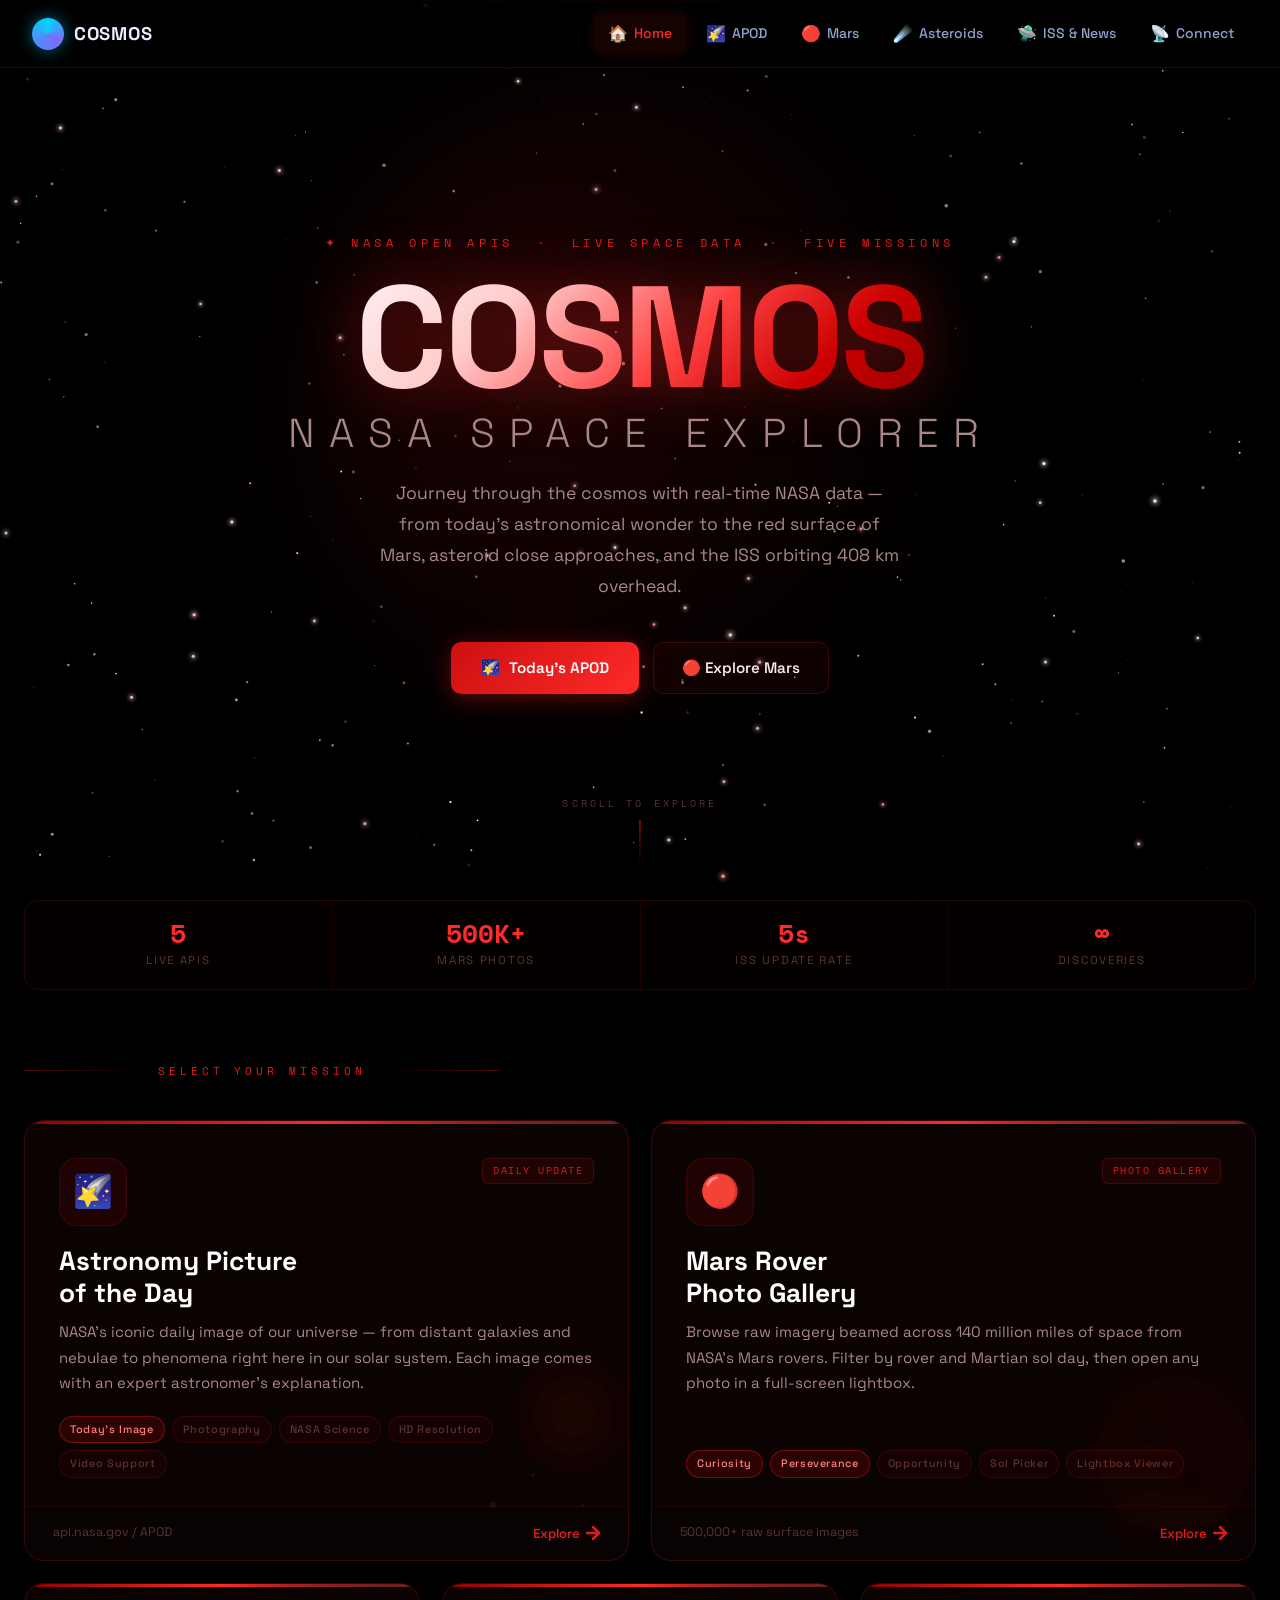
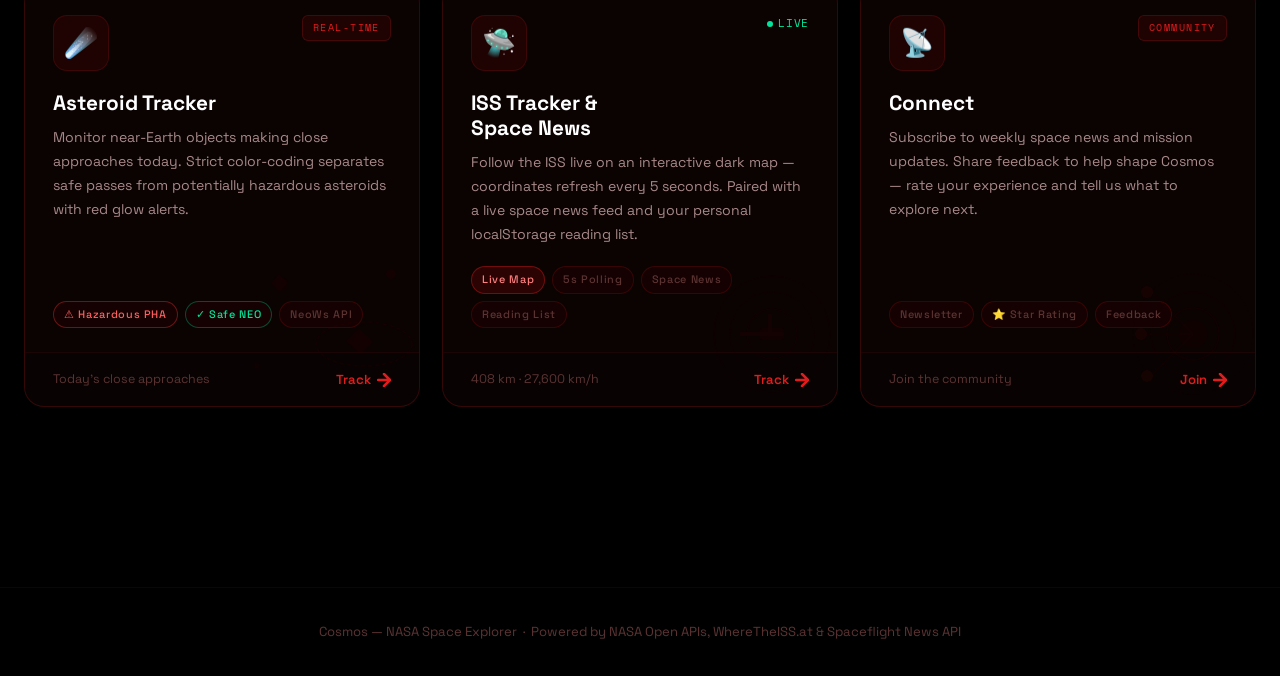
<file: index.html>
<!DOCTYPE html>
<html lang="en">
<head>
  <meta charset="UTF-8" />
  <meta name="viewport" content="width=device-width, initial-scale=1.0" />
  <title>Cosmos — NASA Space Explorer</title>
  <meta name="description" content="Explore the universe through NASA's live APIs — Mars rovers, asteroid tracking, ISS live position, and more." />
  <link rel="preconnect" href="https://fonts.googleapis.com" />
  <link rel="preconnect" href="https://fonts.gstatic.com" crossorigin />
  <link rel="stylesheet" href="styles.css" />
  <link rel="icon" href="data:image/svg+xml,<svg xmlns='http://www.w3.org/2000/svg' viewBox='0 0 100 100'><text y='.9em' font-size='90'>🌌</text></svg>" />
</head>
<body class="home-page">

  <canvas id="starfield" aria-hidden="true"></canvas>

  <div id="preloader" role="status" aria-label="Loading">
    <div class="orbital-spinner" aria-hidden="true">
      <div class="orbit"></div>
      <div class="orbit"></div>
      <div class="orbit"></div>
      <div class="orbital-dot"></div>
    </div>
    <p class="preloader-text">Initiating launch sequence…</p>
  </div>

  <nav id="nav" role="navigation" aria-label="Main navigation">
    <a href="index.html" class="nav-logo" aria-label="Cosmos Home">
      <div class="nav-logo-icon" aria-hidden="true"></div>
      COSMOS
    </a>
    <ul class="nav-links" role="list">
      <li><a href="index.html"><span class="nav-icon" aria-hidden="true">🏠</span>Home</a></li>
      <li><a href="apod.html"><span class="nav-icon" aria-hidden="true">🌠</span>APOD</a></li>
      <li><a href="mars.html"><span class="nav-icon" aria-hidden="true">🔴</span>Mars</a></li>
      <li><a href="asteroids.html"><span class="nav-icon" aria-hidden="true">☄️</span>Asteroids</a></li>
      <li><a href="iss.html"><span class="nav-icon" aria-hidden="true">🛸</span>ISS & News</a></li>
      <li><a href="connect.html"><span class="nav-icon" aria-hidden="true">📡</span>Connect</a></li>
    </ul>
    <button id="nav-hamburger" class="nav-hamburger" aria-label="Toggle menu" aria-expanded="false">
      <span></span><span></span><span></span>
    </button>
  </nav>

  <!-- HERO -->
  <section class="home-hero" aria-label="Hero">
    <div class="home-orb" aria-hidden="true"></div>
    <div class="home-scan-line" aria-hidden="true"></div>
    <div class="home-ring" aria-hidden="true"></div>
    <div class="home-ring" aria-hidden="true"></div>
    <div class="home-ring" aria-hidden="true"></div>

    <div style="position:relative;z-index:2">
      <p class="hero-eyebrow">✦ NASA Open APIs &nbsp;·&nbsp; Live Space Data &nbsp;·&nbsp; Five Missions</p>

      <h1 class="hero-title">
        <span class="hero-title-main">COSMOS</span>
        <span class="hero-title-sub">NASA Space Explorer</span>
      </h1>

      <p class="hero-description">
        Journey through the cosmos with real-time NASA data —
        from today's astronomical wonder to the red surface of Mars,
        asteroid close approaches, and the ISS orbiting 408&nbsp;km overhead.
      </p>

      <div class="hero-ctas">
        <a href="apod.html" class="btn-red">
          <span>🌠</span><span>Today's APOD</span>
        </a>
        <a href="mars.html" class="btn-red-ghost">🔴 Explore Mars</a>
      </div>
    </div>

    <div class="hero-scroll" aria-hidden="true">
      <span class="hero-scroll-text">Scroll to explore</span>
      <div class="hero-scroll-line"></div>
    </div>
  </section>

  <!-- STATS BAR -->
  <div class="home-cards-section" style="padding-top:0;padding-bottom:0">
    <div class="home-stats">
      <div class="home-stat-item">
        <div class="home-stat-num">5</div>
        <div class="home-stat-label">Live APIs</div>
      </div>
      <div class="home-stat-item">
        <div class="home-stat-num">500K+</div>
        <div class="home-stat-label">Mars Photos</div>
      </div>
      <div class="home-stat-item">
        <div class="home-stat-num">5s</div>
        <div class="home-stat-label">ISS Update Rate</div>
      </div>
      <div class="home-stat-item">
        <div class="home-stat-num">∞</div>
        <div class="home-stat-label">Discoveries</div>
      </div>
    </div>
  </div>

  <!-- CARDS -->
  <div class="home-cards-section">
    <p class="home-section-label" aria-hidden="true">Select Your Mission</p>

    <!-- Top: 2 featured -->
    <div class="home-cards-top">

      <!-- APOD -->
      <a href="apod.html" class="explore-card card-featured" style="animation-delay:0.1s"
         aria-label="Astronomy Picture of the Day">
        <div class="card-accent-bar"></div>
        <svg class="card-bg-graphic" width="240" height="210" viewBox="0 0 240 210" fill="none" aria-hidden="true">
          <circle cx="185" cy="65" r="60" fill="#7a0000" opacity="0.8"/>
          <circle cx="185" cy="65" r="40" fill="#cc2200" opacity="0.7"/>
          <circle cx="185" cy="65" r="22" fill="#ff4400" opacity="0.6"/>
          <circle cx="105" cy="155" r="3" fill="white" opacity="0.8"/>
          <circle cx="145" cy="125" r="2" fill="white" opacity="0.7"/>
          <circle cx="65"  cy="85"  r="1.5" fill="white" opacity="0.6"/>
          <circle cx="195" cy="155" r="2" fill="white" opacity="0.7"/>
          <circle cx="35"  cy="55"  r="1" fill="white" opacity="0.5"/>
          <circle cx="55"  cy="175" r="1.5" fill="white" opacity="0.4"/>
          <circle cx="215" cy="110" r="1" fill="white" opacity="0.5"/>
        </svg>
        <div class="card-body">
          <div class="card-icon-row">
            <div class="card-icon">🌠</div>
            <span class="card-badge">Daily Update</span>
          </div>
          <div class="card-title">Astronomy Picture<br>of the Day</div>
          <div class="card-description">
            NASA's iconic daily image of our universe — from distant galaxies
            and nebulae to phenomena right here in our solar system.
            Each image comes with an expert astronomer's explanation.
          </div>
          <div class="card-legend">
            <span class="legend-chip hot">Today's Image</span>
            <span class="legend-chip">Photography</span>
            <span class="legend-chip">NASA Science</span>
            <span class="legend-chip">HD Resolution</span>
            <span class="legend-chip">Video Support</span>
          </div>
        </div>
        <div class="card-footer">
          <span class="card-footer-text">api.nasa.gov / APOD</span>
          <span class="card-arrow">
            Explore
            <svg viewBox="0 0 14 14"><path d="M1 7h12M7 1l6 6-6 6" stroke-linecap="round" stroke-linejoin="round"/></svg>
          </span>
        </div>
      </a>

      <!-- Mars -->
      <a href="mars.html" class="explore-card card-featured" style="animation-delay:0.2s"
         aria-label="Mars Rover Photo Gallery">
        <div class="card-accent-bar"></div>
        <svg class="card-bg-graphic" width="240" height="210" viewBox="0 0 240 210" fill="none" aria-hidden="true">
          <circle cx="165" cy="110" r="95" fill="#5a0000" opacity="0.7"/>
          <circle cx="160" cy="105" r="78" fill="#8b1a00" opacity="0.7"/>
          <ellipse cx="158" cy="160" rx="55" ry="20" fill="#cc3300" opacity="0.4"/>
          <circle cx="130" cy="80"  r="12" fill="#3d0000" opacity="0.8"/>
          <circle cx="178" cy="130" r="8"  fill="#3d0000" opacity="0.7"/>
          <circle cx="145" cy="118" r="5"  fill="#3d0000" opacity="0.6"/>
          <path d="M75 95 Q110 88 145 100 Q175 112 205 104" stroke="#ff4400" stroke-width="1.5" opacity="0.5" fill="none"/>
          <path d="M65 120 Q102 112 140 124 Q170 135 208 126" stroke="#ff4400" stroke-width="1" opacity="0.3" fill="none"/>
        </svg>
        <div class="card-body">
          <div class="card-icon-row">
            <div class="card-icon">🔴</div>
            <span class="card-badge">Photo Gallery</span>
          </div>
          <div class="card-title">Mars Rover<br>Photo Gallery</div>
          <div class="card-description">
            Browse raw imagery beamed across 140 million miles of space from
            NASA's Mars rovers. Filter by rover and Martian sol day,
            then open any photo in a full-screen lightbox.
          </div>
          <div class="card-legend">
            <span class="legend-chip hot">Curiosity</span>
            <span class="legend-chip hot">Perseverance</span>
            <span class="legend-chip">Opportunity</span>
            <span class="legend-chip">Sol Picker</span>
            <span class="legend-chip">Lightbox Viewer</span>
          </div>
        </div>
        <div class="card-footer">
          <span class="card-footer-text">500,000+ raw surface images</span>
          <span class="card-arrow">
            Explore
            <svg viewBox="0 0 14 14"><path d="M1 7h12M7 1l6 6-6 6" stroke-linecap="round" stroke-linejoin="round"/></svg>
          </span>
        </div>
      </a>
    </div>

    <!-- Bottom: 3 cards -->
    <div class="home-cards-bottom">

      <!-- Asteroids -->
      <a href="asteroids.html" class="explore-card" style="animation-delay:0.3s"
         aria-label="Asteroid Tracker">
        <div class="card-accent-bar"></div>
        <svg class="card-bg-graphic" width="190" height="170" viewBox="0 0 190 170" fill="none" aria-hidden="true">
          <ellipse cx="135" cy="108" rx="48" ry="22" stroke="#8b0000" stroke-width="1.5" stroke-dasharray="4 3" fill="none"/>
          <polygon points="132,94 144,106 132,118 120,106" fill="#660000"/>
          <polygon points="130,92 143,105 130,117 117,105" fill="#8b0000" opacity="0.7"/>
          <circle cx="52" cy="48" r="7" fill="#550000"/>
          <polygon points="50,38 58,47 50,56 42,47" fill="#880000" opacity="0.7"/>
          <circle cx="162" cy="38" r="5" fill="#770000"/>
          <circle cx="28" cy="130" r="3" fill="#660000" opacity="0.6"/>
        </svg>
        <div class="card-body">
          <div class="card-icon-row">
            <div class="card-icon">☄️</div>
            <span class="card-badge">Real-time</span>
          </div>
          <div class="card-title">Asteroid Tracker</div>
          <div class="card-description">
            Monitor near-Earth objects making close approaches today. Strict color-coding
            separates safe passes from potentially hazardous asteroids with red glow alerts.
          </div>
          <div class="card-legend">
            <span class="legend-chip" style="color:#ff6060;border-color:rgba(255,60,60,0.35)">⚠ Hazardous PHA</span>
            <span class="legend-chip" style="color:#00e59b;border-color:rgba(0,229,155,0.3)">✓ Safe NEO</span>
            <span class="legend-chip">NeoWs API</span>
          </div>
        </div>
        <div class="card-footer">
          <span class="card-footer-text">Today's close approaches</span>
          <span class="card-arrow">
            Track
            <svg viewBox="0 0 14 14"><path d="M1 7h12M7 1l6 6-6 6" stroke-linecap="round" stroke-linejoin="round"/></svg>
          </span>
        </div>
      </a>

      <!-- ISS -->
      <a href="iss.html" class="explore-card" style="animation-delay:0.4s"
         aria-label="ISS Tracker and Space News">
        <div class="card-accent-bar"></div>
        <svg class="card-bg-graphic" width="190" height="170" viewBox="0 0 190 170" fill="none" aria-hidden="true">
          <circle cx="125" cy="98"  r="58" stroke="#3d0000" stroke-width="1" fill="none"/>
          <circle cx="125" cy="98"  r="42" stroke="#5a0000" stroke-width="1" fill="none" stroke-dasharray="3 2"/>
          <circle cx="125" cy="98"  r="25" stroke="#770000" stroke-width="1" fill="none"/>
          <rect x="113" y="92" width="24" height="12" rx="2" fill="#660000"/>
          <rect x="93"  y="96" width="44" height="4"  rx="1" fill="#880000"/>
          <rect x="121" y="78" width="4"  height="20" rx="1" fill="#880000"/>
          <circle cx="38" cy="42" r="3" fill="#550000" opacity="0.7"/>
          <circle cx="162" cy="148" r="2" fill="#550000" opacity="0.5"/>
        </svg>
        <div class="card-body">
          <div class="card-icon-row">
            <div class="card-icon">🛸</div>
            <div class="card-live">
              <div class="card-live-dot"></div>
              LIVE
            </div>
          </div>
          <div class="card-title">ISS Tracker &<br>Space News</div>
          <div class="card-description">
            Follow the ISS live on an interactive dark map — coordinates refresh
            every 5 seconds. Paired with a live space news feed and
            your personal localStorage reading list.
          </div>
          <div class="card-legend">
            <span class="legend-chip hot">Live Map</span>
            <span class="legend-chip">5s Polling</span>
            <span class="legend-chip">Space News</span>
            <span class="legend-chip">Reading List</span>
          </div>
        </div>
        <div class="card-footer">
          <span class="card-footer-text">408 km · 27,600 km/h</span>
          <span class="card-arrow">
            Track
            <svg viewBox="0 0 14 14"><path d="M1 7h12M7 1l6 6-6 6" stroke-linecap="round" stroke-linejoin="round"/></svg>
          </span>
        </div>
      </a>

      <!-- Connect -->
      <a href="connect.html" class="explore-card" style="animation-delay:0.5s"
         aria-label="Connect with Cosmos">
        <div class="card-accent-bar"></div>
        <svg class="card-bg-graphic" width="190" height="170" viewBox="0 0 190 170" fill="none" aria-hidden="true">
          <circle cx="128" cy="98" r="14" fill="#550000"/>
          <circle cx="128" cy="98" r="26" stroke="#660000" stroke-width="1.5" fill="none"/>
          <circle cx="128" cy="98" r="42" stroke="#500000" stroke-width="1"   fill="none"/>
          <circle cx="128" cy="98" r="60" stroke="#3d0000" stroke-width="1"   fill="none" stroke-dasharray="4 3"/>
          <line x1="86" y1="56"  x2="128" y2="98" stroke="#770000" stroke-width="1.5"/>
          <line x1="80" y1="98"  x2="128" y2="98" stroke="#770000" stroke-width="1.5"/>
          <line x1="86" y1="140" x2="128" y2="98" stroke="#770000" stroke-width="1.5"/>
          <circle cx="82" cy="56"  r="6" fill="#aa2200"/>
          <circle cx="76" cy="98"  r="6" fill="#aa2200"/>
          <circle cx="82" cy="140" r="6" fill="#aa2200"/>
        </svg>
        <div class="card-body">
          <div class="card-icon-row">
            <div class="card-icon">📡</div>
            <span class="card-badge">Community</span>
          </div>
          <div class="card-title">Connect</div>
          <div class="card-description">
            Subscribe to weekly space news and mission updates.
            Share feedback to help shape Cosmos — rate your experience
            and tell us what to explore next.
          </div>
          <div class="card-legend">
            <span class="legend-chip">Newsletter</span>
            <span class="legend-chip">⭐ Star Rating</span>
            <span class="legend-chip">Feedback</span>
          </div>
        </div>
        <div class="card-footer">
          <span class="card-footer-text">Join the community</span>
          <span class="card-arrow">
            Join
            <svg viewBox="0 0 14 14"><path d="M1 7h12M7 1l6 6-6 6" stroke-linecap="round" stroke-linejoin="round"/></svg>
          </span>
        </div>
      </a>

    </div>
  </div>

  <footer class="home-footer-strip">
    <p>
      Cosmos — NASA Space Explorer &nbsp;·&nbsp;
      Powered by <a href="https://api.nasa.gov/" target="_blank" rel="noopener">NASA Open APIs</a>,
      <a href="https://wheretheiss.at/" target="_blank" rel="noopener">WhereTheISS.at</a>
      &amp; <a href="https://spaceflightnewsapi.net/" target="_blank" rel="noopener">Spaceflight News API</a>
    </p>
  </footer>

  <script src="app.js"></script>
</body>
</html>
</file>
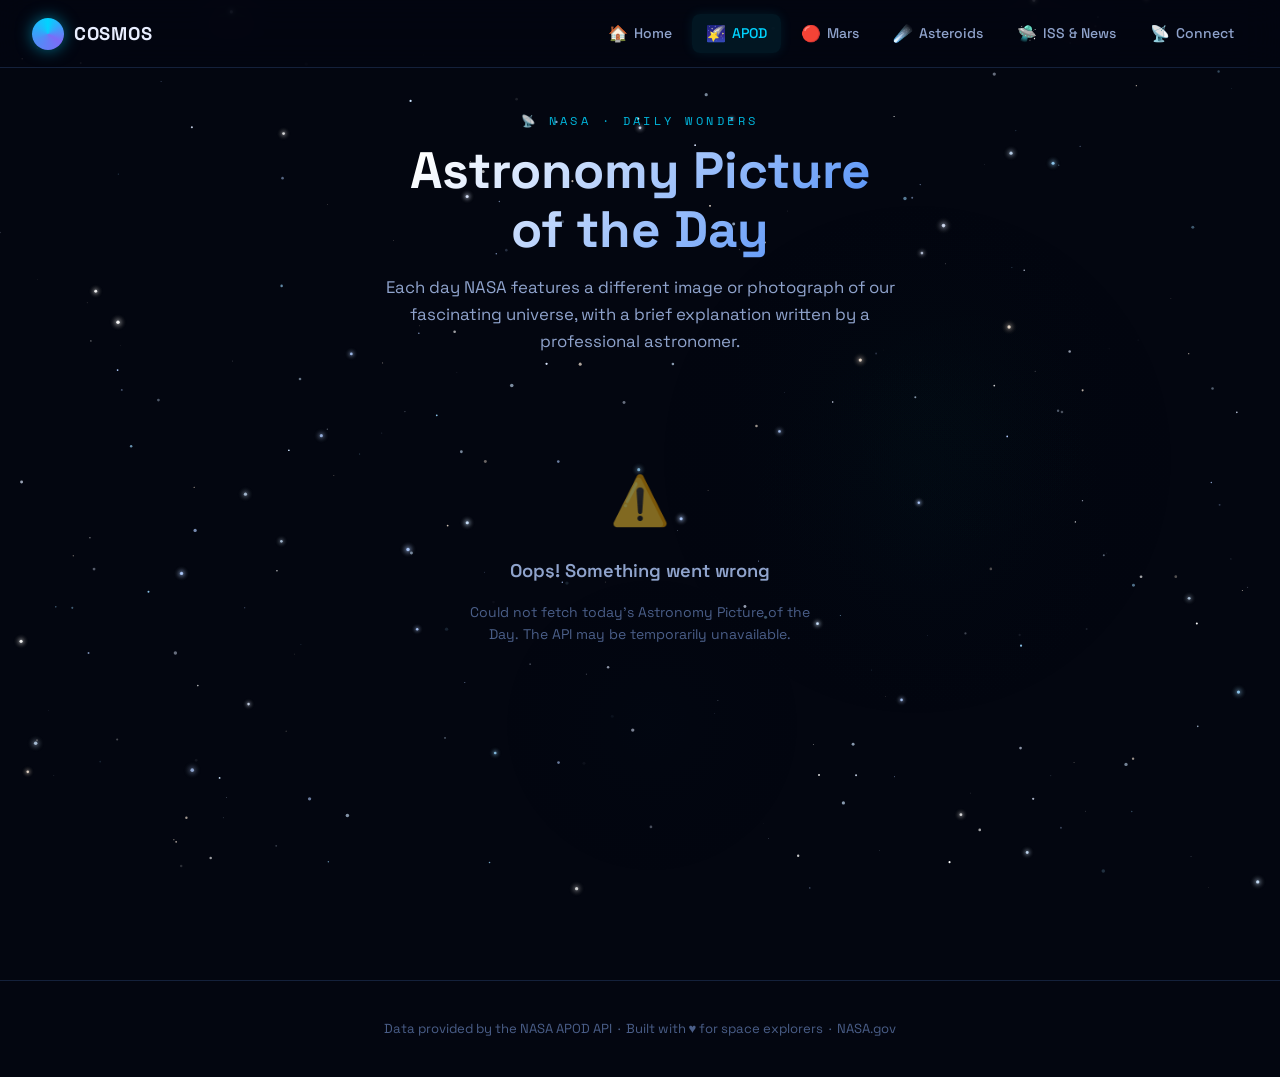
<file: apod.html>
<!DOCTYPE html>
<html lang="en">
<head>
  <meta charset="UTF-8" />
  <meta name="viewport" content="width=device-width, initial-scale=1.0" />
  <title>Cosmos — Astronomy Picture of the Day</title>
  <meta name="description" content="Today's NASA Astronomy Picture of the Day — Cosmos Space Explorer" />
  <link rel="preconnect" href="https://fonts.googleapis.com" />
  <link rel="preconnect" href="https://fonts.gstatic.com" crossorigin />
  <link rel="stylesheet" href="styles.css" />
  <link rel="icon" href="data:image/svg+xml,<svg xmlns='http://www.w3.org/2000/svg' viewBox='0 0 100 100'><text y='.9em' font-size='90'>🌠</text></svg>" />
</head>
<body>

  <canvas id="starfield" aria-hidden="true"></canvas>

  <div id="preloader" role="status" aria-label="Loading">
    <div class="orbital-spinner" aria-hidden="true">
      <div class="orbit"></div>
      <div class="orbit"></div>
      <div class="orbit"></div>
      <div class="orbital-dot"></div>
    </div>
    <p class="preloader-text">Loading today's wonder…</p>
  </div>

  <nav id="nav" role="navigation" aria-label="Main navigation">
    <a href="index.html" class="nav-logo" aria-label="Cosmos Home">
      <div class="nav-logo-icon" aria-hidden="true"></div>
      COSMOS
    </a>
    <ul class="nav-links" role="list">
      <li><a href="index.html"><span class="nav-icon" aria-hidden="true">🏠</span>Home</a></li>
      <li><a href="apod.html"><span class="nav-icon" aria-hidden="true">🌠</span>APOD</a></li>
      <li><a href="mars.html"><span class="nav-icon" aria-hidden="true">🔴</span>Mars</a></li>
      <li><a href="asteroids.html"><span class="nav-icon" aria-hidden="true">☄️</span>Asteroids</a></li>
      <li><a href="iss.html"><span class="nav-icon" aria-hidden="true">🛸</span>ISS & News</a></li>
      <li><a href="connect.html"><span class="nav-icon" aria-hidden="true">📡</span>Connect</a></li>
    </ul>
    <button id="nav-hamburger" class="nav-hamburger" aria-label="Toggle menu" aria-expanded="false">
      <span></span><span></span><span></span>
    </button>
  </nav>

  <main class="page-wrapper">
    <div class="container">
      <section class="apod-hero">
        <div class="section-header">
          <p class="section-eyebrow">📡 NASA · Daily Wonders</p>
          <h1 class="section-title">Astronomy Picture<br>of the Day</h1>
          <p class="section-subtitle">
            Each day NASA features a different image or photograph of our fascinating universe,
            with a brief explanation written by a professional astronomer.
          </p>
        </div>

        <div id="apod-wrapper">
          <div class="spinner"></div>
        </div>
      </section>
    </div>
  </main>

  <footer>
    <p>
      Data provided by the
      <a href="https://api.nasa.gov/" target="_blank" rel="noopener">NASA APOD API</a>
      &nbsp;·&nbsp; Built with ♥ for space explorers &nbsp;·&nbsp;
      <a href="https://www.nasa.gov" target="_blank" rel="noopener">NASA.gov</a>
    </p>
  </footer>

  <script src="app.js"></script>
</body>
</html>
</file>
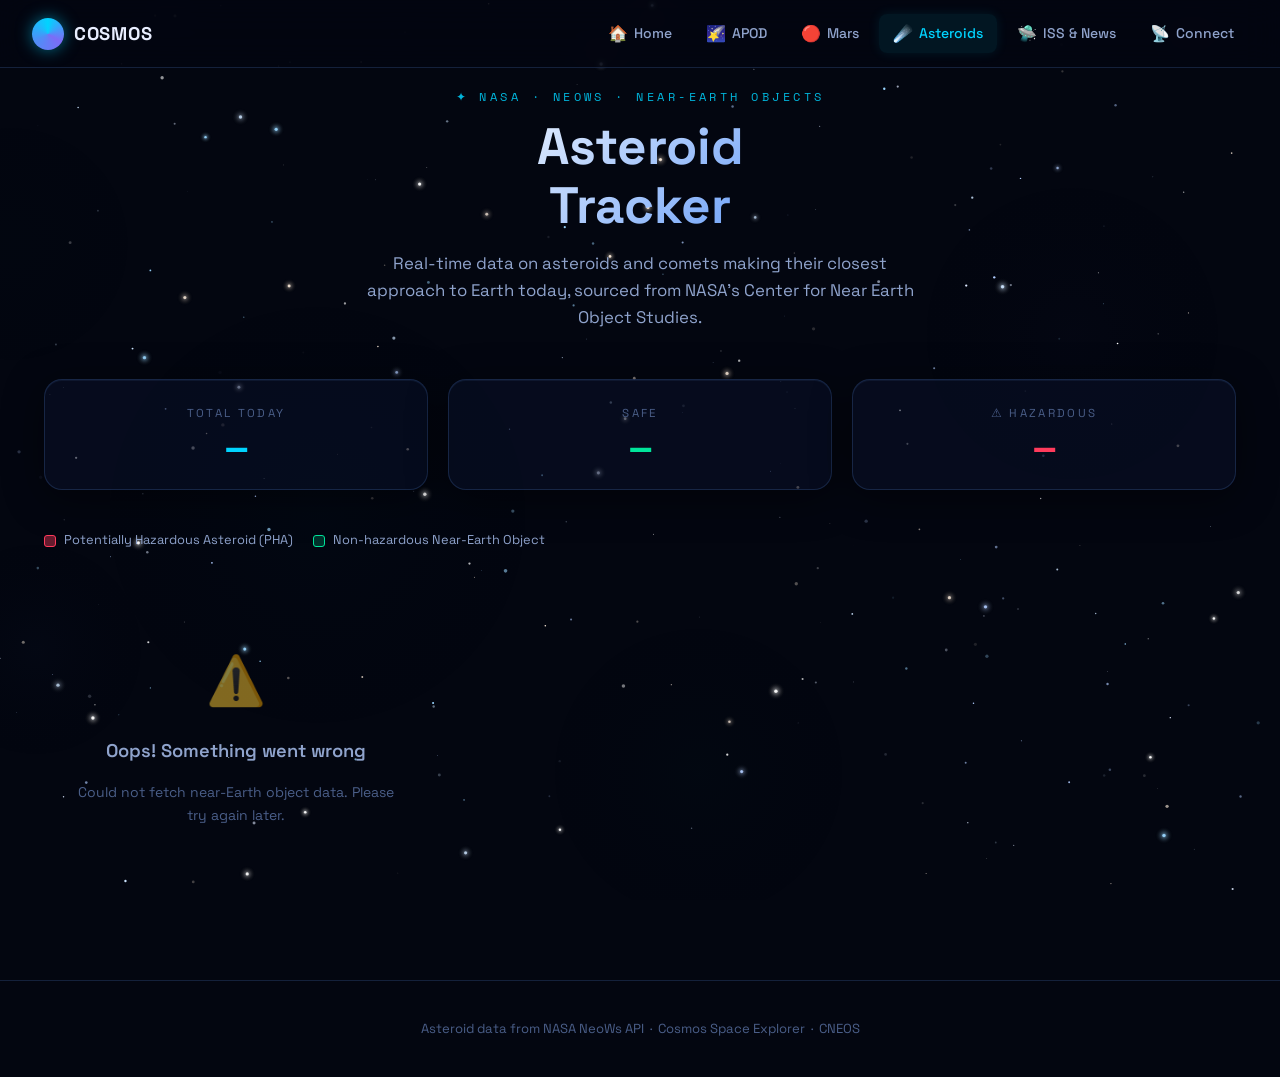
<file: asteroids.html>
<!DOCTYPE html>
<html lang="en">
<head>
  <meta charset="UTF-8" />
  <meta name="viewport" content="width=device-width, initial-scale=1.0" />
  <title>Cosmos — Asteroid Tracker</title>
  <meta name="description" content="Track Near-Earth Objects and potentially hazardous asteroids — live data from NASA NeoWs API." />
  <link rel="preconnect" href="https://fonts.googleapis.com" />
  <link rel="preconnect" href="https://fonts.gstatic.com" crossorigin />
  <link rel="stylesheet" href="styles.css" />
  <link rel="icon" href="data:image/svg+xml,<svg xmlns='http://www.w3.org/2000/svg' viewBox='0 0 100 100'><text y='.9em' font-size='90'>☄️</text></svg>" />
</head>
<body>

  <canvas id="starfield" aria-hidden="true"></canvas>

  <div id="preloader" role="status" aria-label="Loading">
    <div class="orbital-spinner" aria-hidden="true">
      <div class="orbit"></div>
      <div class="orbit"></div>
      <div class="orbit"></div>
      <div class="orbital-dot"></div>
    </div>
    <p class="preloader-text">Scanning near-Earth space…</p>
  </div>

  <nav id="nav" role="navigation" aria-label="Main navigation">
    <a href="index.html" class="nav-logo" aria-label="Cosmos Home">
      <div class="nav-logo-icon" aria-hidden="true"></div>
      COSMOS
    </a>
    <ul class="nav-links" role="list">
      <li><a href="index.html"><span class="nav-icon" aria-hidden="true">🏠</span>Home</a></li>
      <li><a href="apod.html"><span class="nav-icon" aria-hidden="true">🌠</span>APOD</a></li>
      <li><a href="mars.html"><span class="nav-icon" aria-hidden="true">🔴</span>Mars</a></li>
      <li><a href="asteroids.html"><span class="nav-icon" aria-hidden="true">☄️</span>Asteroids</a></li>
      <li><a href="iss.html"><span class="nav-icon" aria-hidden="true">🛸</span>ISS & News</a></li>
      <li><a href="connect.html"><span class="nav-icon" aria-hidden="true">📡</span>Connect</a></li>
    </ul>
    <button id="nav-hamburger" class="nav-hamburger" aria-label="Toggle menu" aria-expanded="false">
      <span></span><span></span><span></span>
    </button>
  </nav>

  <main class="page-wrapper">
    <div class="container">

      <div class="section-header">
        <p class="section-eyebrow">✦ NASA · NeoWs · Near-Earth Objects</p>
        <h1 class="section-title">Asteroid<br>Tracker</h1>
        <p class="section-subtitle">
          Real-time data on asteroids and comets making their closest approach to Earth today,
          sourced from NASA's Center for Near Earth Object Studies.
        </p>
      </div>

      <!-- Stats row -->
      <div class="asteroid-stats animate-fadeInUp">
        <div class="stat-card glass-card total">
          <div class="stat-label">Total Today</div>
          <div class="stat-value" id="stat-total">—</div>
        </div>
        <div class="stat-card glass-card safe">
          <div class="stat-label">Safe</div>
          <div class="stat-value" id="stat-safe">—</div>
        </div>
        <div class="stat-card glass-card hazard">
          <div class="stat-label">⚠ Hazardous</div>
          <div class="stat-value" id="stat-hazard">—</div>
        </div>
      </div>

      <!-- Legend -->
      <div style="display:flex;gap:20px;margin-bottom:32px;font-size:0.8rem;color:var(--text-secondary);flex-wrap:wrap">
        <div style="display:flex;align-items:center;gap:8px">
          <span style="display:inline-block;width:12px;height:12px;border-radius:3px;background:rgba(255,59,92,0.4);border:1px solid var(--hazard-red)"></span>
          Potentially Hazardous Asteroid (PHA)
        </div>
        <div style="display:flex;align-items:center;gap:8px">
          <span style="display:inline-block;width:12px;height:12px;border-radius:3px;background:rgba(0,229,155,0.2);border:1px solid var(--safe-green)"></span>
          Non-hazardous Near-Earth Object
        </div>
      </div>

      <!-- Asteroid grid -->
      <div id="asteroid-grid" class="asteroid-grid">
        <div class="spinner"></div>
      </div>

    </div>
  </main>

  <footer>
    <p>
      Asteroid data from
      <a href="https://api.nasa.gov/" target="_blank" rel="noopener">NASA NeoWs API</a>
      &nbsp;·&nbsp; Cosmos Space Explorer
      &nbsp;·&nbsp;
      <a href="https://cneos.jpl.nasa.gov/" target="_blank" rel="noopener">CNEOS</a>
    </p>
  </footer>

  <script src="app.js"></script>
</body>
</html>
</file>
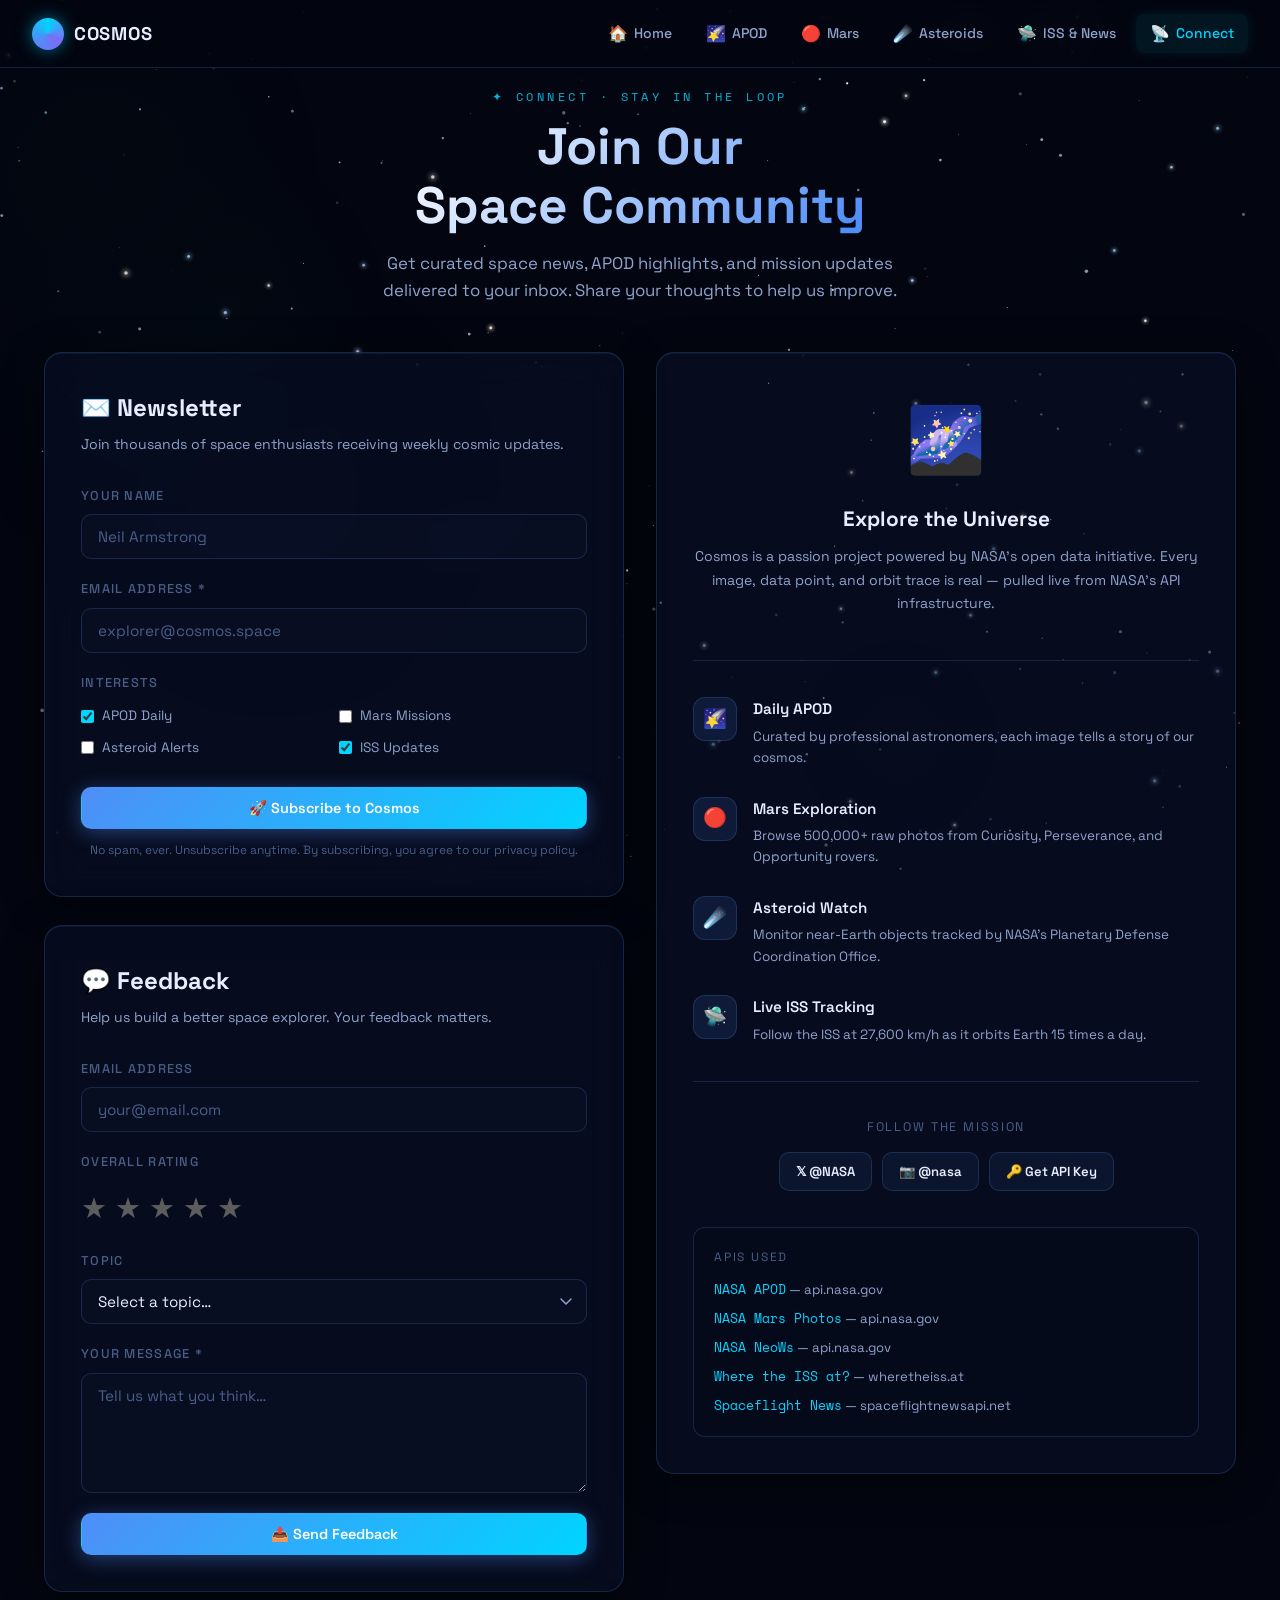
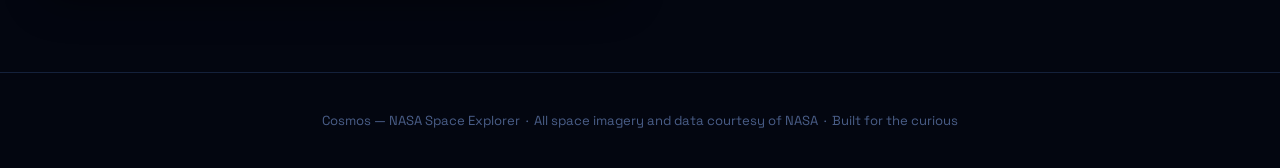
<file: connect.html>
<!DOCTYPE html>
<html lang="en">
<head>
  <meta charset="UTF-8" />
  <meta name="viewport" content="width=device-width, initial-scale=1.0" />
  <title>Cosmos — Connect</title>
  <meta name="description" content="Subscribe to the Cosmos newsletter and leave feedback about your space exploration experience." />
  <link rel="preconnect" href="https://fonts.googleapis.com" />
  <link rel="preconnect" href="https://fonts.gstatic.com" crossorigin />
  <link rel="stylesheet" href="styles.css" />
  <link rel="icon" href="data:image/svg+xml,<svg xmlns='http://www.w3.org/2000/svg' viewBox='0 0 100 100'><text y='.9em' font-size='90'>📡</text></svg>" />
</head>
<body>

  <canvas id="starfield" aria-hidden="true"></canvas>

  <div id="preloader" role="status" aria-label="Loading">
    <div class="orbital-spinner" aria-hidden="true">
      <div class="orbit"></div>
      <div class="orbit"></div>
      <div class="orbit"></div>
      <div class="orbital-dot"></div>
    </div>
    <p class="preloader-text">Establishing connection…</p>
  </div>

  <nav id="nav" role="navigation" aria-label="Main navigation">
    <a href="index.html" class="nav-logo" aria-label="Cosmos Home">
      <div class="nav-logo-icon" aria-hidden="true"></div>
      COSMOS
    </a>
    <ul class="nav-links" role="list">
      <li><a href="index.html"><span class="nav-icon" aria-hidden="true">🏠</span>Home</a></li>
      <li><a href="apod.html"><span class="nav-icon" aria-hidden="true">🌠</span>APOD</a></li>
      <li><a href="mars.html"><span class="nav-icon" aria-hidden="true">🔴</span>Mars</a></li>
      <li><a href="asteroids.html"><span class="nav-icon" aria-hidden="true">☄️</span>Asteroids</a></li>
      <li><a href="iss.html"><span class="nav-icon" aria-hidden="true">🛸</span>ISS & News</a></li>
      <li><a href="connect.html"><span class="nav-icon" aria-hidden="true">📡</span>Connect</a></li>
    </ul>
    <button id="nav-hamburger" class="nav-hamburger" aria-label="Toggle menu" aria-expanded="false">
      <span></span><span></span><span></span>
    </button>
  </nav>

  <main class="page-wrapper">
    <div class="container">

      <div class="section-header">
        <p class="section-eyebrow">✦ Connect · Stay in the Loop</p>
        <h1 class="section-title">Join Our<br>Space Community</h1>
        <p class="section-subtitle">
          Get curated space news, APOD highlights, and mission updates delivered to your inbox.
          Share your thoughts to help us improve.
        </p>
      </div>

      <div class="connect-grid">

        <!-- ── Left: Forms ── -->
        <div style="display:flex;flex-direction:column;gap:28px">

          <!-- Newsletter form -->
          <div class="form-card glass-card animate-fadeInUp">
            <h2 class="form-card-title">✉️ Newsletter</h2>
            <p class="form-card-subtitle">Join thousands of space enthusiasts receiving weekly cosmic updates.</p>

            <form id="newsletter-form" novalidate>
              <div class="form-row">
                <label class="form-label" for="nl-name">Your Name</label>
                <input
                  id="nl-name"
                  type="text"
                  class="form-control"
                  placeholder="Neil Armstrong"
                  autocomplete="name"
                />
              </div>
              <div class="form-row">
                <label class="form-label" for="nl-email">Email Address *</label>
                <input
                  id="nl-email"
                  type="email"
                  class="form-control"
                  placeholder="explorer@cosmos.space"
                  required
                  autocomplete="email"
                />
              </div>
              <div class="form-row">
                <label class="form-label">Interests</label>
                <div style="display:grid;grid-template-columns:1fr 1fr;gap:10px;margin-top:4px">
                  <label style="display:flex;align-items:center;gap:8px;font-size:0.85rem;color:var(--text-secondary);cursor:pointer">
                    <input type="checkbox" checked style="accent-color:var(--accent-cyan)"> APOD Daily
                  </label>
                  <label style="display:flex;align-items:center;gap:8px;font-size:0.85rem;color:var(--text-secondary);cursor:pointer">
                    <input type="checkbox" style="accent-color:var(--accent-cyan)"> Mars Missions
                  </label>
                  <label style="display:flex;align-items:center;gap:8px;font-size:0.85rem;color:var(--text-secondary);cursor:pointer">
                    <input type="checkbox" style="accent-color:var(--accent-cyan)"> Asteroid Alerts
                  </label>
                  <label style="display:flex;align-items:center;gap:8px;font-size:0.85rem;color:var(--text-secondary);cursor:pointer">
                    <input type="checkbox" checked style="accent-color:var(--accent-cyan)"> ISS Updates
                  </label>
                </div>
              </div>

              <button type="submit" class="btn btn-primary" style="width:100%;justify-content:center;margin-top:8px">
                🚀 Subscribe to Cosmos
              </button>

              <div class="form-success" role="alert"></div>

              <p style="font-size:0.75rem;color:var(--text-muted);margin-top:12px;text-align:center">
                No spam, ever. Unsubscribe anytime. By subscribing, you agree to our privacy policy.
              </p>
            </form>
          </div>

          <!-- Feedback form -->
          <div class="form-card glass-card animate-fadeInUp" style="animation-delay:0.15s">
            <h2 class="form-card-title">💬 Feedback</h2>
            <p class="form-card-subtitle">Help us build a better space explorer. Your feedback matters.</p>

            <form id="feedback-form" novalidate>
              <div class="form-row">
                <label class="form-label" for="fb-email">Email Address</label>
                <input
                  id="fb-email"
                  type="email"
                  class="form-control"
                  placeholder="your@email.com"
                  autocomplete="email"
                />
              </div>

              <div class="form-row">
                <label class="form-label">Overall Rating</label>
                <div class="star-rating" role="radiogroup" aria-label="Rating out of 5">
                  <input type="radio" name="rating" id="star5" value="5" />
                  <label for="star5" title="5 stars" aria-label="5 stars">★</label>

                  <input type="radio" name="rating" id="star4" value="4" />
                  <label for="star4" title="4 stars" aria-label="4 stars">★</label>

                  <input type="radio" name="rating" id="star3" value="3" />
                  <label for="star3" title="3 stars" aria-label="3 stars">★</label>

                  <input type="radio" name="rating" id="star2" value="2" />
                  <label for="star2" title="2 stars" aria-label="2 stars">★</label>

                  <input type="radio" name="rating" id="star1" value="1" />
                  <label for="star1" title="1 star" aria-label="1 star">★</label>
                </div>
              </div>

              <div class="form-row">
                <label class="form-label" for="fb-topic">Topic</label>
                <select id="fb-topic" class="form-control">
                  <option value="">Select a topic…</option>
                  <option>General Experience</option>
                  <option>APOD Page</option>
                  <option>Mars Rover Gallery</option>
                  <option>Asteroid Tracker</option>
                  <option>ISS & News</option>
                  <option>Bug Report</option>
                  <option>Feature Request</option>
                </select>
              </div>

              <div class="form-row">
                <label class="form-label" for="fb-message">Your Message *</label>
                <textarea
                  id="fb-message"
                  class="form-control"
                  rows="4"
                  placeholder="Tell us what you think…"
                  required
                ></textarea>
              </div>

              <button type="submit" class="btn btn-primary" style="width:100%;justify-content:center">
                📤 Send Feedback
              </button>

              <div class="form-success" role="alert"></div>
            </form>
          </div>

        </div>

        <!-- ── Right: Info ── -->
        <div class="animate-fadeInUp" style="animation-delay:0.2s">
          <div class="connect-info-card glass-card">

            <div style="text-align:center;margin-bottom:8px">
              <div style="font-size:4rem;margin-bottom:12px">🌌</div>
              <h3 style="font-size:1.3rem;font-weight:700;margin-bottom:8px">Explore the Universe</h3>
              <p style="font-size:0.88rem;color:var(--text-secondary);line-height:1.7">
                Cosmos is a passion project powered by NASA's open data initiative.
                Every image, data point, and orbit trace is real — pulled live from
                NASA's API infrastructure.
              </p>
            </div>

            <hr style="border:none;border-top:1px solid var(--border-glass);margin:8px 0" />

            <div class="info-item">
              <div class="info-icon">🌠</div>
              <div>
                <div class="info-title">Daily APOD</div>
                <div class="info-text">Curated by professional astronomers, each image tells a story of our cosmos.</div>
              </div>
            </div>

            <div class="info-item">
              <div class="info-icon">🔴</div>
              <div>
                <div class="info-title">Mars Exploration</div>
                <div class="info-text">Browse 500,000+ raw photos from Curiosity, Perseverance, and Opportunity rovers.</div>
              </div>
            </div>

            <div class="info-item">
              <div class="info-icon">☄️</div>
              <div>
                <div class="info-title">Asteroid Watch</div>
                <div class="info-text">Monitor near-Earth objects tracked by NASA's Planetary Defense Coordination Office.</div>
              </div>
            </div>

            <div class="info-item">
              <div class="info-icon">🛸</div>
              <div>
                <div class="info-title">Live ISS Tracking</div>
                <div class="info-text">Follow the ISS at 27,600 km/h as it orbits Earth 15 times a day.</div>
              </div>
            </div>

            <hr style="border:none;border-top:1px solid var(--border-glass);margin:8px 0" />

            <!-- Social links -->
            <div style="text-align:center">
              <p style="font-size:0.78rem;color:var(--text-muted);margin-bottom:14px;text-transform:uppercase;letter-spacing:0.15em">Follow the Mission</p>
              <div style="display:flex;gap:10px;justify-content:center;flex-wrap:wrap">
                <a href="https://twitter.com/NASA" target="_blank" rel="noopener"
                  class="btn btn-ghost" style="font-size:0.82rem;padding:8px 16px">
                  𝕏 @NASA
                </a>
                <a href="https://www.instagram.com/nasa/" target="_blank" rel="noopener"
                  class="btn btn-ghost" style="font-size:0.82rem;padding:8px 16px">
                  📷 @nasa
                </a>
                <a href="https://api.nasa.gov/" target="_blank" rel="noopener"
                  class="btn btn-ghost" style="font-size:0.82rem;padding:8px 16px">
                  🔑 Get API Key
                </a>
              </div>
            </div>

            <!-- API credits -->
            <div style="padding:20px;border-radius:12px;background:rgba(5,10,25,0.5);border:1px solid var(--border-glass);margin-top:8px">
              <p style="font-size:0.75rem;color:var(--text-muted);text-transform:uppercase;letter-spacing:0.15em;margin-bottom:12px">APIs Used</p>
              <div style="display:flex;flex-direction:column;gap:8px">
                <div style="font-size:0.82rem;color:var(--text-secondary)">
                  <span style="color:var(--accent-cyan);font-family:var(--font-mono)">NASA APOD</span>
                  — api.nasa.gov
                </div>
                <div style="font-size:0.82rem;color:var(--text-secondary)">
                  <span style="color:var(--accent-cyan);font-family:var(--font-mono)">NASA Mars Photos</span>
                  — api.nasa.gov
                </div>
                <div style="font-size:0.82rem;color:var(--text-secondary)">
                  <span style="color:var(--accent-cyan);font-family:var(--font-mono)">NASA NeoWs</span>
                  — api.nasa.gov
                </div>
                <div style="font-size:0.82rem;color:var(--text-secondary)">
                  <span style="color:var(--accent-cyan);font-family:var(--font-mono)">Where the ISS at?</span>
                  — wheretheiss.at
                </div>
                <div style="font-size:0.82rem;color:var(--text-secondary)">
                  <span style="color:var(--accent-cyan);font-family:var(--font-mono)">Spaceflight News</span>
                  — spaceflightnewsapi.net
                </div>
              </div>
            </div>

          </div>
        </div>

      </div>
    </div>
  </main>

  <footer>
    <p>
      Cosmos — NASA Space Explorer &nbsp;·&nbsp;
      All space imagery and data courtesy of
      <a href="https://www.nasa.gov" target="_blank" rel="noopener">NASA</a>
      &nbsp;·&nbsp; Built for the curious
    </p>
  </footer>

  <script src="app.js"></script>
</body>
</html>
</file>
<file: styles.css>
/* ============================================
   COSMOS — NASA Space Explorer
   Shared Stylesheet
   ============================================ */

@import url('https://fonts.googleapis.com/css2?family=Space+Grotesk:wght@300;400;500;600;700&family=Space+Mono:wght@400;700&display=swap');

/* ─── CSS Variables ─── */
:root {
  --bg-deep:       #030610;
  --bg-dark:       #080d1a;
  --bg-card:       rgba(10, 18, 40, 0.55);
  --bg-card-hover: rgba(14, 24, 54, 0.72);
  --border-glass:  rgba(100, 160, 255, 0.18);
  --border-glow:   rgba(100, 160, 255, 0.35);
  --accent-blue:   #4f8ef7;
  --accent-cyan:   #00d4ff;
  --accent-violet: #7c6cf7;
  --accent-rose:   #f75f7e;
  --safe-green:    #00e59b;
  --hazard-red:    #ff3b5c;
  --text-primary:  #e8eeff;
  --text-secondary:#8fa3cc;
  --text-muted:    #4a5e88;
  --nav-height:    68px;
  --radius-card:   18px;
  --radius-sm:     10px;
  --blur-glass:    blur(18px);
  --shadow-card:   0 8px 40px rgba(0,0,0,0.45), 0 1px 0 rgba(100,160,255,0.08) inset;
  --shadow-glow:   0 0 40px rgba(79,142,247,0.18);
  --font-main:     'Space Grotesk', sans-serif;
  --font-mono:     'Space Mono', monospace;
  --transition:    all 0.28s cubic-bezier(0.4, 0, 0.2, 1);
}

/* ─── Reset & Base ─── */
*, *::before, *::after { box-sizing: border-box; margin: 0; padding: 0; }

html { scroll-behavior: smooth; }

body {
  font-family: var(--font-main);
  background: var(--bg-deep);
  color: var(--text-primary);
  min-height: 100vh;
  overflow-x: hidden;
  line-height: 1.6;
}

a { color: var(--accent-cyan); text-decoration: none; transition: var(--transition); }
a:hover { color: #fff; }

img { max-width: 100%; display: block; }

button, select, input, textarea {
  font-family: var(--font-main);
  outline: none;
  border: none;
}

/* ─── Starfield Canvas ─── */
#starfield {
  position: fixed;
  inset: 0;
  z-index: 0;
  pointer-events: none;
}

/* ─── Preloader ─── */
#preloader {
  position: fixed;
  inset: 0;
  background: var(--bg-deep);
  z-index: 9999;
  display: flex;
  flex-direction: column;
  align-items: center;
  justify-content: center;
  gap: 24px;
  transition: opacity 0.6s ease, visibility 0.6s ease;
}

#preloader.hidden {
  opacity: 0;
  visibility: hidden;
  pointer-events: none;
}

.orbital-spinner {
  position: relative;
  width: 80px;
  height: 80px;
}

.orbital-spinner .orbit {
  position: absolute;
  border-radius: 50%;
  border: 2px solid transparent;
  animation: orbitSpin linear infinite;
}

.orbital-spinner .orbit:nth-child(1) {
  inset: 0;
  border-top-color: var(--accent-cyan);
  border-right-color: var(--accent-cyan);
  animation-duration: 1.2s;
  box-shadow: 0 0 16px var(--accent-cyan);
}
.orbital-spinner .orbit:nth-child(2) {
  inset: 12px;
  border-top-color: var(--accent-violet);
  animation-duration: 0.9s;
  animation-direction: reverse;
  box-shadow: 0 0 10px var(--accent-violet);
}
.orbital-spinner .orbit:nth-child(3) {
  inset: 24px;
  border-top-color: var(--accent-blue);
  animation-duration: 1.5s;
  box-shadow: 0 0 8px var(--accent-blue);
}

.orbital-dot {
  position: absolute;
  inset: 36px;
  border-radius: 50%;
  background: var(--accent-cyan);
  box-shadow: 0 0 20px var(--accent-cyan), 0 0 40px rgba(0,212,255,0.4);
  animation: dotPulse 1.5s ease-in-out infinite;
}

@keyframes orbitSpin {
  to { transform: rotate(360deg); }
}

@keyframes dotPulse {
  0%, 100% { opacity: 0.6; transform: scale(0.8); }
  50% { opacity: 1; transform: scale(1.1); }
}

.preloader-text {
  font-family: var(--font-mono);
  font-size: 0.75rem;
  letter-spacing: 0.25em;
  color: var(--text-muted);
  text-transform: uppercase;
  animation: blinkText 1.2s ease-in-out infinite;
}

@keyframes blinkText {
  0%, 100% { opacity: 0.4; }
  50% { opacity: 1; }
}

/* ─── Navigation ─── */
#nav {
  position: fixed;
  top: 0;
  left: 0;
  right: 0;
  z-index: 100;
  height: var(--nav-height);
  background: rgba(3, 6, 16, 0.75);
  backdrop-filter: var(--blur-glass);
  -webkit-backdrop-filter: var(--blur-glass);
  border-bottom: 1px solid var(--border-glass);
  display: flex;
  align-items: center;
  justify-content: space-between;
  padding: 0 32px;
}

.nav-logo {
  display: flex;
  align-items: center;
  gap: 10px;
  font-weight: 700;
  font-size: 1.15rem;
  letter-spacing: 0.04em;
  color: var(--text-primary);
  text-decoration: none;
  flex-shrink: 0;
}

.nav-logo-icon {
  width: 32px;
  height: 32px;
  border-radius: 50%;
  background: conic-gradient(var(--accent-cyan), var(--accent-violet), var(--accent-blue), var(--accent-cyan));
  box-shadow: 0 0 16px rgba(0,212,255,0.5);
  animation: logoSpin 8s linear infinite;
  flex-shrink: 0;
}

@keyframes logoSpin {
  to { transform: rotate(360deg); }
}

.nav-links {
  display: flex;
  align-items: center;
  gap: 6px;
  list-style: none;
}

.nav-links a {
  display: flex;
  align-items: center;
  gap: 6px;
  padding: 7px 14px;
  border-radius: 8px;
  font-size: 0.875rem;
  font-weight: 500;
  color: var(--text-secondary);
  transition: var(--transition);
  white-space: nowrap;
}

.nav-links a:hover,
.nav-links a.active {
  color: var(--text-primary);
  background: rgba(79,142,247,0.12);
}

.nav-links a.active {
  color: var(--accent-cyan);
  background: rgba(0,212,255,0.08);
  box-shadow: 0 0 12px rgba(0,212,255,0.1);
}

.nav-links .nav-icon { font-size: 1rem; }

.nav-hamburger {
  display: none;
  flex-direction: column;
  gap: 5px;
  cursor: pointer;
  padding: 6px;
  background: none;
  border: none;
}

.nav-hamburger span {
  display: block;
  width: 22px;
  height: 2px;
  background: var(--text-secondary);
  border-radius: 2px;
  transition: var(--transition);
}

/* ─── Page Wrapper ─── */
.page-wrapper {
  position: relative;
  z-index: 1;
  padding-top: calc(var(--nav-height) + 20px);
  min-height: 100vh;
}

/* ─── Section Headers ─── */
.section-header {
  text-align: center;
  margin-bottom: 48px;
  animation: fadeInDown 0.7s ease both;
}

.section-eyebrow {
  font-family: var(--font-mono);
  font-size: 0.72rem;
  letter-spacing: 0.3em;
  color: var(--accent-cyan);
  text-transform: uppercase;
  margin-bottom: 12px;
  opacity: 0.85;
}

.section-title {
  font-size: clamp(2rem, 5vw, 3.2rem);
  font-weight: 700;
  line-height: 1.15;
  background: linear-gradient(135deg, #fff 30%, var(--accent-blue) 70%, var(--accent-cyan));
  -webkit-background-clip: text;
  -webkit-text-fill-color: transparent;
  background-clip: text;
  margin-bottom: 14px;
}

.section-subtitle {
  font-size: 1.05rem;
  color: var(--text-secondary);
  max-width: 560px;
  margin: 0 auto;
}

/* ─── Glassmorphism Card ─── */
.glass-card {
  background: var(--bg-card);
  border: 1px solid var(--border-glass);
  border-radius: var(--radius-card);
  backdrop-filter: var(--blur-glass);
  -webkit-backdrop-filter: var(--blur-glass);
  box-shadow: var(--shadow-card);
  transition: var(--transition);
}

.glass-card:hover {
  background: var(--bg-card-hover);
  border-color: var(--border-glow);
  box-shadow: var(--shadow-card), var(--shadow-glow);
  transform: translateY(-3px);
}

/* ─── Buttons ─── */
.btn {
  display: inline-flex;
  align-items: center;
  gap: 8px;
  padding: 11px 24px;
  border-radius: 10px;
  font-size: 0.9rem;
  font-weight: 600;
  cursor: pointer;
  transition: var(--transition);
  position: relative;
  overflow: hidden;
  border: 1px solid transparent;
}

.btn-primary {
  background: linear-gradient(135deg, var(--accent-blue), var(--accent-cyan));
  color: #fff;
  box-shadow: 0 4px 20px rgba(79,142,247,0.4);
}
.btn-primary:hover {
  transform: translateY(-2px);
  box-shadow: 0 8px 30px rgba(79,142,247,0.55);
}

.btn-ghost {
  background: rgba(79,142,247,0.08);
  border-color: var(--border-glass);
  color: var(--text-primary);
}
.btn-ghost:hover {
  background: rgba(79,142,247,0.18);
  border-color: var(--accent-blue);
}

.btn-danger {
  background: rgba(255,59,92,0.12);
  border-color: rgba(255,59,92,0.3);
  color: var(--hazard-red);
  font-size: 0.8rem;
  padding: 7px 14px;
}
.btn-danger:hover {
  background: rgba(255,59,92,0.25);
}

.btn-save {
  background: rgba(0,229,155,0.1);
  border-color: rgba(0,229,155,0.25);
  color: var(--safe-green);
  font-size: 0.78rem;
  padding: 6px 12px;
  border-radius: 7px;
}
.btn-save:hover {
  background: rgba(0,229,155,0.22);
}

.btn-save.saved {
  background: rgba(0,229,155,0.2);
  border-color: var(--safe-green);
}

/* ─── Form Controls ─── */
.form-control {
  width: 100%;
  background: rgba(10, 18, 40, 0.6);
  border: 1px solid var(--border-glass);
  border-radius: var(--radius-sm);
  color: var(--text-primary);
  padding: 12px 16px;
  font-size: 0.95rem;
  transition: var(--transition);
}

.form-control:focus {
  border-color: var(--accent-blue);
  box-shadow: 0 0 0 3px rgba(79,142,247,0.15);
  background: rgba(14, 24, 54, 0.8);
}

.form-control::placeholder { color: var(--text-muted); }

select.form-control {
  appearance: none;
  -webkit-appearance: none;
  cursor: pointer;
  background-image: url("data:image/svg+xml,%3Csvg xmlns='http://www.w3.org/2000/svg' width='12' height='8' fill='none'%3E%3Cpath d='M1 1l5 5 5-5' stroke='%238fa3cc' stroke-width='1.5' stroke-linecap='round'/%3E%3C/svg%3E");
  background-repeat: no-repeat;
  background-position: right 14px center;
  padding-right: 40px;
}

select.form-control option {
  background: var(--bg-dark);
  color: var(--text-primary);
}

/* ─── Error / Empty States ─── */
.state-error,
.state-empty {
  display: flex;
  flex-direction: column;
  align-items: center;
  justify-content: center;
  gap: 16px;
  padding: 60px 24px;
  text-align: center;
  color: var(--text-muted);
}

.state-icon {
  font-size: 3rem;
  opacity: 0.5;
}

.state-error .state-icon { color: var(--hazard-red); }

.state-title {
  font-size: 1.15rem;
  font-weight: 600;
  color: var(--text-secondary);
}

.state-msg {
  font-size: 0.875rem;
  max-width: 340px;
}

/* ─── Spinner (inline) ─── */
.spinner {
  width: 40px;
  height: 40px;
  border: 3px solid rgba(79,142,247,0.15);
  border-top-color: var(--accent-blue);
  border-radius: 50%;
  animation: spinFast 0.7s linear infinite;
  margin: 40px auto;
}

@keyframes spinFast {
  to { transform: rotate(360deg); }
}

/* ─── Entrance Animations ─── */
@keyframes fadeInDown {
  from { opacity: 0; transform: translateY(-24px); }
  to   { opacity: 1; transform: translateY(0); }
}

@keyframes fadeInUp {
  from { opacity: 0; transform: translateY(28px); }
  to   { opacity: 1; transform: translateY(0); }
}

@keyframes fadeIn {
  from { opacity: 0; }
  to   { opacity: 1; }
}

@keyframes scaleIn {
  from { opacity: 0; transform: scale(0.93); }
  to   { opacity: 1; transform: scale(1); }
}

.animate-fadeInUp  { animation: fadeInUp  0.6s ease both; }
.animate-fadeIn    { animation: fadeIn    0.6s ease both; }
.animate-scaleIn   { animation: scaleIn   0.6s ease both; }

/* ─── Utility ─── */
.container {
  max-width: 1240px;
  margin: 0 auto;
  padding: 0 24px;
}

.text-accent { color: var(--accent-cyan); }
.text-mono   { font-family: var(--font-mono); }
.mt-8  { margin-top: 8px; }
.mt-16 { margin-top: 16px; }
.mt-24 { margin-top: 24px; }
.mb-8  { margin-bottom: 8px; }
.mb-16 { margin-bottom: 16px; }

/* ━━━━━━━━━━━━━━━━━━━━━━━━━━━━━━━━━━━━━
   PAGE: INDEX (APOD)
━━━━━━━━━━━━━━━━━━━━━━━━━━━━━━━━━━━━━ */
.apod-hero {
  padding: 24px 0 60px;
}

.apod-grid {
  display: grid;
  grid-template-columns: 1fr 1fr;
  gap: 32px;
  align-items: start;
}

.apod-media-wrap {
  position: relative;
  border-radius: var(--radius-card);
  overflow: hidden;
  background: rgba(10,18,40,0.4);
  border: 1px solid var(--border-glass);
  box-shadow: var(--shadow-card);
  animation: scaleIn 0.8s ease both;
}

.apod-media-wrap img {
  width: 100%;
  height: auto;
  max-height: 560px;
  object-fit: cover;
  display: block;
  transition: transform 0.5s ease;
}

.apod-media-wrap:hover img { transform: scale(1.03); }

.apod-media-wrap iframe {
  width: 100%;
  aspect-ratio: 16 / 9;
  border: none;
  display: block;
}

.apod-date-badge {
  position: absolute;
  top: 16px;
  right: 16px;
  background: rgba(3,6,16,0.75);
  backdrop-filter: blur(10px);
  border: 1px solid var(--border-glass);
  border-radius: 8px;
  padding: 5px 12px;
  font-family: var(--font-mono);
  font-size: 0.78rem;
  color: var(--accent-cyan);
  letter-spacing: 0.08em;
}

.apod-info {
  animation: fadeInUp 0.8s 0.15s ease both;
}

.apod-info .eyebrow {
  font-family: var(--font-mono);
  font-size: 0.72rem;
  letter-spacing: 0.3em;
  color: var(--accent-cyan);
  text-transform: uppercase;
  margin-bottom: 14px;
}

.apod-title {
  font-size: clamp(1.6rem, 3.5vw, 2.4rem);
  font-weight: 700;
  line-height: 1.2;
  margin-bottom: 24px;
  background: linear-gradient(135deg, #fff, var(--accent-blue));
  -webkit-background-clip: text;
  -webkit-text-fill-color: transparent;
  background-clip: text;
}

.apod-description {
  font-size: 0.97rem;
  color: var(--text-secondary);
  line-height: 1.8;
  max-height: 320px;
  overflow-y: auto;
  padding-right: 8px;
  scrollbar-width: thin;
  scrollbar-color: var(--border-glow) transparent;
}

.apod-description::-webkit-scrollbar { width: 4px; }
.apod-description::-webkit-scrollbar-track { background: transparent; }
.apod-description::-webkit-scrollbar-thumb { background: var(--border-glow); border-radius: 2px; }

.apod-meta-grid {
  display: grid;
  grid-template-columns: 1fr 1fr;
  gap: 16px;
  margin-top: 28px;
}

.apod-meta-item {
  padding: 16px;
  border-radius: 12px;
  background: rgba(10,18,40,0.45);
  border: 1px solid var(--border-glass);
}

.apod-meta-label {
  font-size: 0.72rem;
  text-transform: uppercase;
  letter-spacing: 0.15em;
  color: var(--text-muted);
  margin-bottom: 5px;
}

.apod-meta-value {
  font-size: 0.98rem;
  font-weight: 600;
  color: var(--text-primary);
}

/* ━━━━━━━━━━━━━━━━━━━━━━━━━━━━━━━━━━━━━
   PAGE: MARS
━━━━━━━━━━━━━━━━━━━━━━━━━━━━━━━━━━━━━ */
.mars-controls {
  padding: 28px;
  margin-bottom: 36px;
  animation: fadeInDown 0.6s ease both;
}

.mars-controls-grid {
  display: grid;
  grid-template-columns: 1fr 1fr 1fr auto;
  gap: 16px;
  align-items: end;
}

.form-group { display: flex; flex-direction: column; gap: 8px; }

.form-label {
  font-size: 0.78rem;
  font-weight: 500;
  text-transform: uppercase;
  letter-spacing: 0.12em;
  color: var(--text-muted);
}

.mars-grid {
  display: grid;
  grid-template-columns: repeat(auto-fill, minmax(240px, 1fr));
  gap: 20px;
}

.mars-card {
  border-radius: var(--radius-card);
  overflow: hidden;
  position: relative;
  cursor: pointer;
  background: rgba(10,18,40,0.5);
  border: 1px solid var(--border-glass);
  transition: var(--transition);
  animation: scaleIn 0.5s ease both;
}

.mars-card:hover {
  border-color: var(--border-glow);
  transform: translateY(-4px) scale(1.02);
  box-shadow: 0 16px 40px rgba(0,0,0,0.5), var(--shadow-glow);
}

.mars-card img {
  width: 100%;
  height: 200px;
  object-fit: cover;
  display: block;
  transition: transform 0.5s ease;
}

.mars-card:hover img { transform: scale(1.08); }

.mars-card-info {
  padding: 14px 16px;
}

.mars-card-rover {
  font-size: 0.7rem;
  font-weight: 600;
  text-transform: uppercase;
  letter-spacing: 0.15em;
  color: var(--accent-cyan);
  margin-bottom: 4px;
}

.mars-card-camera {
  font-size: 0.82rem;
  color: var(--text-secondary);
}

.mars-card-sol {
  font-family: var(--font-mono);
  font-size: 0.72rem;
  color: var(--text-muted);
  margin-top: 4px;
}

.mars-count-badge {
  display: inline-flex;
  align-items: center;
  gap: 6px;
  padding: 8px 16px;
  border-radius: 100px;
  background: rgba(79,142,247,0.1);
  border: 1px solid var(--border-glass);
  font-size: 0.82rem;
  color: var(--text-secondary);
  margin-bottom: 24px;
  animation: fadeIn 0.5s ease both;
}

/* Lightbox */
#lightbox {
  position: fixed;
  inset: 0;
  z-index: 500;
  background: rgba(3,6,16,0.95);
  backdrop-filter: blur(10px);
  display: flex;
  align-items: center;
  justify-content: center;
  padding: 24px;
  opacity: 0;
  visibility: hidden;
  transition: opacity 0.3s ease, visibility 0.3s ease;
}

#lightbox.active {
  opacity: 1;
  visibility: visible;
}

.lightbox-content {
  position: relative;
  max-width: 90vw;
  max-height: 90vh;
  animation: scaleIn 0.35s ease both;
}

.lightbox-content img {
  max-width: 90vw;
  max-height: 80vh;
  border-radius: 12px;
  object-fit: contain;
  box-shadow: 0 20px 80px rgba(0,0,0,0.7);
}

.lightbox-close {
  position: fixed;
  top: 24px;
  right: 24px;
  width: 44px;
  height: 44px;
  border-radius: 50%;
  background: rgba(255,255,255,0.08);
  border: 1px solid var(--border-glass);
  color: var(--text-primary);
  font-size: 1.3rem;
  cursor: pointer;
  display: flex;
  align-items: center;
  justify-content: center;
  transition: var(--transition);
}

.lightbox-close:hover {
  background: rgba(255,59,92,0.2);
  border-color: var(--hazard-red);
  color: var(--hazard-red);
}

.lightbox-caption {
  text-align: center;
  margin-top: 16px;
  font-size: 0.88rem;
  color: var(--text-secondary);
}

/* ━━━━━━━━━━━━━━━━━━━━━━━━━━━━━━━━━━━━━
   PAGE: ASTEROIDS
━━━━━━━━━━━━━━━━━━━━━━━━━━━━━━━━━━━━━ */
.asteroid-stats {
  display: grid;
  grid-template-columns: repeat(3, 1fr);
  gap: 20px;
  margin-bottom: 40px;
}

.stat-card {
  padding: 24px;
  border-radius: var(--radius-card);
  text-align: center;
}

.stat-card .stat-label {
  font-size: 0.72rem;
  text-transform: uppercase;
  letter-spacing: 0.2em;
  color: var(--text-muted);
  margin-bottom: 8px;
}

.stat-card .stat-value {
  font-size: 2.2rem;
  font-weight: 700;
  font-family: var(--font-mono);
  line-height: 1;
}

.stat-card.total  .stat-value { color: var(--accent-cyan); }
.stat-card.safe   .stat-value { color: var(--safe-green); }
.stat-card.hazard .stat-value { color: var(--hazard-red); }

.asteroid-grid {
  display: grid;
  grid-template-columns: repeat(auto-fill, minmax(300px, 1fr));
  gap: 20px;
}

.asteroid-card {
  padding: 22px 24px;
  position: relative;
  overflow: hidden;
}

.asteroid-card.hazardous {
  border-color: rgba(255,59,92,0.4);
  box-shadow: var(--shadow-card), 0 0 20px rgba(255,59,92,0.15), 0 0 0 1px rgba(255,59,92,0.2) inset;
}

.asteroid-card.safe-asteroid {
  border-color: rgba(0,229,155,0.25);
  box-shadow: var(--shadow-card), 0 0 12px rgba(0,229,155,0.08);
}

.asteroid-badge {
  position: absolute;
  top: 16px;
  right: 16px;
  padding: 4px 10px;
  border-radius: 6px;
  font-size: 0.68rem;
  font-weight: 700;
  text-transform: uppercase;
  letter-spacing: 0.1em;
}

.asteroid-badge.hazardous {
  background: rgba(255,59,92,0.15);
  color: var(--hazard-red);
  border: 1px solid rgba(255,59,92,0.4);
  animation: hazardPulse 2s ease-in-out infinite;
}

.asteroid-badge.safe-asteroid {
  background: rgba(0,229,155,0.1);
  color: var(--safe-green);
  border: 1px solid rgba(0,229,155,0.3);
}

@keyframes hazardPulse {
  0%, 100% { box-shadow: 0 0 6px rgba(255,59,92,0.4); }
  50%       { box-shadow: 0 0 16px rgba(255,59,92,0.7); }
}

.asteroid-name {
  font-size: 1rem;
  font-weight: 600;
  color: var(--text-primary);
  margin-bottom: 16px;
  padding-right: 80px;
  line-height: 1.3;
}

.asteroid-data-row {
  display: flex;
  justify-content: space-between;
  align-items: center;
  padding: 10px 0;
  border-bottom: 1px solid rgba(100,160,255,0.08);
}

.asteroid-data-row:last-child { border-bottom: none; }

.asteroid-data-label {
  font-size: 0.75rem;
  color: var(--text-muted);
  text-transform: uppercase;
  letter-spacing: 0.1em;
}

.asteroid-data-value {
  font-family: var(--font-mono);
  font-size: 0.88rem;
  font-weight: 700;
  color: var(--text-primary);
}

.asteroid-vis {
  position: absolute;
  bottom: -10px;
  right: -10px;
  width: 60px;
  height: 60px;
  border-radius: 50%;
  opacity: 0.06;
}

.asteroid-vis.hazardous { background: var(--hazard-red); }
.asteroid-vis.safe-asteroid { background: var(--safe-green); }

/* ━━━━━━━━━━━━━━━━━━━━━━━━━━━━━━━━━━━━━
   PAGE: ISS
━━━━━━━━━━━━━━━━━━━━━━━━━━━━━━━━━━━━━ */
.iss-split {
  display: grid;
  grid-template-columns: 1fr 1fr;
  gap: 32px;
  align-items: start;
}

.iss-left { display: flex; flex-direction: column; gap: 24px; }

.iss-coords-card {
  padding: 28px;
}

.iss-label {
  font-size: 0.72rem;
  text-transform: uppercase;
  letter-spacing: 0.2em;
  color: var(--text-muted);
  margin-bottom: 5px;
}

.iss-coord-grid {
  display: grid;
  grid-template-columns: 1fr 1fr;
  gap: 16px;
  margin-top: 8px;
}

.iss-coord-item {
  padding: 16px;
  border-radius: 12px;
  background: rgba(5,10,25,0.5);
  border: 1px solid var(--border-glass);
  text-align: center;
}

.iss-coord-label {
  font-size: 0.72rem;
  text-transform: uppercase;
  letter-spacing: 0.15em;
  color: var(--text-muted);
  margin-bottom: 6px;
}

.iss-coord-value {
  font-family: var(--font-mono);
  font-size: 1.4rem;
  font-weight: 700;
  color: var(--accent-cyan);
  letter-spacing: 0.05em;
}

.iss-status {
  display: flex;
  align-items: center;
  gap: 8px;
  font-size: 0.82rem;
  color: var(--safe-green);
  margin-top: 16px;
}

.iss-live-dot {
  width: 8px;
  height: 8px;
  border-radius: 50%;
  background: var(--safe-green);
  animation: livePulse 1.5s ease-in-out infinite;
}

@keyframes livePulse {
  0%, 100% { box-shadow: 0 0 0 0 rgba(0,229,155,0.4); }
  50%       { box-shadow: 0 0 0 6px rgba(0,229,155,0); }
}

.iss-map-card {
  border-radius: var(--radius-card);
  overflow: hidden;
  border: 1px solid var(--border-glass);
  box-shadow: var(--shadow-card);
}

#iss-map {
  height: 340px;
  background: #0a1220;
}

.iss-right { display: flex; flex-direction: column; gap: 20px; }

.news-panel {
  padding: 24px;
  max-height: 640px;
  display: flex;
  flex-direction: column;
}

.news-panel-header {
  font-size: 1.1rem;
  font-weight: 700;
  margin-bottom: 20px;
  display: flex;
  align-items: center;
  gap: 10px;
  flex-shrink: 0;
}

.news-feed {
  overflow-y: auto;
  flex: 1;
  display: flex;
  flex-direction: column;
  gap: 14px;
  padding-right: 6px;
  scrollbar-width: thin;
  scrollbar-color: var(--border-glow) transparent;
}

.news-feed::-webkit-scrollbar { width: 4px; }
.news-feed::-webkit-scrollbar-thumb { background: var(--border-glow); border-radius: 2px; }

.news-article {
  padding: 16px;
  border-radius: 12px;
  background: rgba(5,10,25,0.5);
  border: 1px solid var(--border-glass);
  display: flex;
  flex-direction: column;
  gap: 8px;
  transition: var(--transition);
  animation: fadeInUp 0.5s ease both;
  flex-shrink: 0;
}

.news-article:hover {
  background: rgba(14,24,54,0.7);
  border-color: var(--border-glow);
}

.news-source-date {
  display: flex;
  align-items: center;
  gap: 8px;
  font-size: 0.72rem;
  color: var(--text-muted);
}

.news-source {
  color: var(--accent-blue);
  font-weight: 600;
}

.news-title {
  font-size: 0.92rem;
  font-weight: 600;
  line-height: 1.4;
  color: var(--text-primary);
}

.news-title a:hover { color: var(--accent-cyan); }

.news-summary {
  font-size: 0.8rem;
  color: var(--text-secondary);
  line-height: 1.6;
  display: -webkit-box;
  -webkit-line-clamp: 2;
  -webkit-box-orient: vertical;
  overflow: hidden;
}

.news-actions {
  display: flex;
  align-items: center;
  justify-content: space-between;
  margin-top: 4px;
}

.reading-list-section {
  margin-top: 8px;
}

.reading-list-header {
  font-size: 1rem;
  font-weight: 600;
  margin-bottom: 16px;
  color: var(--accent-cyan);
  display: flex;
  align-items: center;
  gap: 8px;
}

.reading-list-empty {
  font-size: 0.85rem;
  color: var(--text-muted);
  padding: 20px;
  text-align: center;
  border-radius: 10px;
  border: 1px dashed var(--border-glass);
}

.saved-article {
  padding: 14px;
  border-radius: 10px;
  background: rgba(0,212,255,0.04);
  border: 1px solid rgba(0,212,255,0.12);
  display: flex;
  align-items: flex-start;
  justify-content: space-between;
  gap: 12px;
  margin-bottom: 10px;
  animation: fadeIn 0.4s ease both;
}

.saved-article-title {
  font-size: 0.84rem;
  color: var(--text-primary);
  line-height: 1.4;
}

.saved-article-title a { color: var(--text-primary); }
.saved-article-title a:hover { color: var(--accent-cyan); }

/* ━━━━━━━━━━━━━━━━━━━━━━━━━━━━━━━━━━━━━
   PAGE: CONNECT (FORMS)
━━━━━━━━━━━━━━━━━━━━━━━━━━━━━━━━━━━━━ */
.connect-grid {
  display: grid;
  grid-template-columns: 1fr 1fr;
  gap: 32px;
  align-items: start;
}

.form-card {
  padding: 36px;
}

.form-card-title {
  font-size: 1.5rem;
  font-weight: 700;
  margin-bottom: 6px;
}

.form-card-subtitle {
  font-size: 0.88rem;
  color: var(--text-secondary);
  margin-bottom: 30px;
}

.form-row {
  display: flex;
  flex-direction: column;
  gap: 8px;
  margin-bottom: 20px;
}

.form-row .form-label {
  font-size: 0.8rem;
  font-weight: 500;
  text-transform: uppercase;
  letter-spacing: 0.1em;
  color: var(--text-muted);
}

.star-rating {
  display: flex;
  gap: 8px;
  margin-top: 4px;
}

.star-rating input { display: none; }

.star-rating label {
  font-size: 1.8rem;
  color: var(--text-muted);
  cursor: pointer;
  transition: var(--transition);
  filter: grayscale(1);
}

.star-rating label:hover,
.star-rating label:hover ~ label,
.star-rating input:checked ~ label {
  color: #f5c518;
  filter: grayscale(0) drop-shadow(0 0 6px rgba(245,197,24,0.6));
}

.star-rating input:checked + label,
.star-rating input:checked ~ label {
  color: #f5c518;
  filter: grayscale(0);
}

/* Fix star direction */
.star-rating {
  flex-direction: row-reverse;
  justify-content: flex-end;
}

.star-rating label:hover,
.star-rating label:hover ~ label {
  color: #f5c518;
  filter: grayscale(0) drop-shadow(0 0 6px rgba(245,197,24,0.5));
}

textarea.form-control {
  resize: vertical;
  min-height: 120px;
}

.form-success {
  display: none;
  padding: 16px 20px;
  border-radius: 10px;
  background: rgba(0,229,155,0.1);
  border: 1px solid rgba(0,229,155,0.3);
  color: var(--safe-green);
  font-size: 0.9rem;
  font-weight: 500;
  margin-top: 16px;
  align-items: center;
  gap: 10px;
}

.form-success.show { display: flex; }

.connect-info-card {
  padding: 36px;
  display: flex;
  flex-direction: column;
  gap: 28px;
}

.info-item { display: flex; gap: 16px; align-items: flex-start; }

.info-icon {
  width: 44px;
  height: 44px;
  border-radius: 12px;
  background: rgba(79,142,247,0.12);
  border: 1px solid var(--border-glass);
  display: flex;
  align-items: center;
  justify-content: center;
  font-size: 1.2rem;
  flex-shrink: 0;
}

.info-title {
  font-size: 0.95rem;
  font-weight: 600;
  margin-bottom: 4px;
}

.info-text {
  font-size: 0.84rem;
  color: var(--text-secondary);
  line-height: 1.6;
}

/* ━━━━━━━━━━━━━━━━━━━━━━━━━━━━━━━━━━━━━
   LEAFLET DARK THEME OVERRIDES
━━━━━━━━━━━━━━━━━━━━━━━━━━━━━━━━━━━━━ */
.leaflet-container { background: #0a1220; }
.leaflet-control-attribution { display: none !important; }
.leaflet-control-zoom a {
  background: rgba(10,18,40,0.85) !important;
  color: var(--text-secondary) !important;
  border-color: var(--border-glass) !important;
}
.leaflet-control-zoom a:hover {
  background: rgba(79,142,247,0.2) !important;
  color: var(--text-primary) !important;
}

/* ISS Marker */
.iss-marker {
  display: flex;
  align-items: center;
  justify-content: center;
  font-size: 1.6rem;
  animation: issFloat 2s ease-in-out infinite alternate;
  filter: drop-shadow(0 0 8px rgba(0,212,255,0.7));
}

@keyframes issFloat {
  from { transform: translateY(0); }
  to   { transform: translateY(-5px); }
}

/* ━━━━━━━━━━━━━━━━━━━━━━━━━━━━━━━━━━━━━
   FOOTER
━━━━━━━━━━━━━━━━━━━━━━━━━━━━━━━━━━━━━ */
footer {
  position: relative;
  z-index: 1;
  text-align: center;
  padding: 36px 24px;
  border-top: 1px solid var(--border-glass);
  margin-top: 80px;
}

footer p {
  font-size: 0.82rem;
  color: var(--text-muted);
  line-height: 1.8;
}

footer a { color: var(--text-muted); }
footer a:hover { color: var(--accent-cyan); }

/* ━━━━━━━━━━━━━━━━━━━━━━━━━━━━━━━━━━━━━
   SCROLLBAR
━━━━━━━━━━━━━━━━━━━━━━━━━━━━━━━━━━━━━ */
::-webkit-scrollbar { width: 6px; height: 6px; }
::-webkit-scrollbar-track { background: var(--bg-deep); }
::-webkit-scrollbar-thumb { background: var(--border-glow); border-radius: 3px; }
::-webkit-scrollbar-thumb:hover { background: var(--accent-blue); }

/* ━━━━━━━━━━━━━━━━━━━━━━━━━━━━━━━━━━━━━
   RESPONSIVE
━━━━━━━━━━━━━━━━━━━━━━━━━━━━━━━━━━━━━ */
@media (max-width: 1024px) {
  .apod-grid        { grid-template-columns: 1fr; }
  .iss-split        { grid-template-columns: 1fr; }
  .connect-grid     { grid-template-columns: 1fr; }
  .asteroid-stats   { grid-template-columns: repeat(3, 1fr); }
  .mars-controls-grid { grid-template-columns: 1fr 1fr; }
}

@media (max-width: 768px) {
  #nav { padding: 0 20px; }

  .nav-links {
    position: fixed;
    top: var(--nav-height);
    left: 0;
    right: 0;
    background: rgba(3,6,16,0.97);
    backdrop-filter: blur(20px);
    flex-direction: column;
    align-items: stretch;
    gap: 4px;
    padding: 16px 20px 20px;
    border-bottom: 1px solid var(--border-glass);
    transform: translateY(-110%);
    transition: transform 0.35s ease;
    z-index: 99;
  }

  .nav-links.open { transform: translateY(0); }

  .nav-links a { padding: 12px 16px; border-radius: 10px; }

  .nav-hamburger { display: flex; }

  .asteroid-stats   { grid-template-columns: 1fr 1fr; }
  .mars-controls-grid { grid-template-columns: 1fr; }

  .apod-meta-grid { grid-template-columns: 1fr; }
  .iss-coord-grid { grid-template-columns: 1fr 1fr; }
  .section-title  { font-size: 1.8rem; }
  .form-card      { padding: 24px; }
  .connect-info-card { padding: 24px; }
}

@media (max-width: 480px) {
  .asteroid-stats { grid-template-columns: 1fr; }
  .mars-grid { grid-template-columns: 1fr 1fr; }
  .asteroid-grid { grid-template-columns: 1fr; }
}

/* ━━━━━━━━━━━━━━━━━━━━━━━━━━━━━━━━━━━━━
   HOME PAGE — BLACK & RED THEME
   (body.home-page overrides)
━━━━━━━━━━━━━━━━━━━━━━━━━━━━━━━━━━━━━ */

body.home-page {
  --r-bg:          #000000;
  --r-bg-2:        #060000;
  --r-card:        rgba(18, 4, 4, 0.65);
  --r-card-hover:  rgba(28, 6, 6, 0.82);
  --r-border:      rgba(200, 30, 30, 0.22);
  --r-border-glow: rgba(220, 40, 40, 0.5);
  --r-accent:      #e01c1c;
  --r-accent-bright: #ff2a2a;
  --r-accent-dim:  #8b0000;
  --r-glow-sm:     0 0 16px rgba(220,30,30,0.45);
  --r-glow-lg:     0 0 50px rgba(200,20,20,0.3);
  --r-text:        #f5e8e8;
  --r-text-2:      #a88888;
  --r-text-muted:  #5c3333;
  background: var(--r-bg);
}

/* ─── Home nav overrides ─── */
body.home-page #nav {
  background: rgba(0,0,0,0.82);
  border-bottom-color: rgba(200,30,30,0.18);
}

body.home-page .nav-links a:hover,
body.home-page .nav-links a.active {
  color: #fff;
  background: rgba(220,28,28,0.13);
}

body.home-page .nav-links a.active {
  color: var(--r-accent-bright);
  background: rgba(220,28,28,0.1);
  box-shadow: 0 0 14px rgba(220,28,28,0.15);
}

/* ─── Hero Section ─── */
.home-hero {
  position: relative;
  min-height: 100vh;
  display: flex;
  flex-direction: column;
  align-items: center;
  justify-content: center;
  text-align: center;
  padding: calc(var(--nav-height) + 40px) 24px 80px;
  overflow: hidden;
}

/* Red planet orb in background */
.home-orb {
  position: absolute;
  width: 680px;
  height: 680px;
  border-radius: 50%;
  background: radial-gradient(
    circle at 35% 40%,
    rgba(180,20,20,0.18) 0%,
    rgba(120,8,8,0.12) 35%,
    rgba(60,0,0,0.08) 60%,
    transparent 75%
  );
  filter: blur(60px);
  top: 50%;
  left: 50%;
  transform: translate(-50%, -55%);
  pointer-events: none;
  animation: orbPulse 6s ease-in-out infinite;
}

@keyframes orbPulse {
  0%, 100% { opacity: 0.7; transform: translate(-50%,-55%) scale(1); }
  50%       { opacity: 1;   transform: translate(-50%,-55%) scale(1.08); }
}

/* Scan line */
.home-scan-line {
  position: absolute;
  left: 0; right: 0;
  height: 1px;
  background: linear-gradient(90deg, transparent, rgba(220,30,30,0.7), transparent);
  animation: scanLine 4s linear infinite;
  pointer-events: none;
  top: 0;
}

@keyframes scanLine {
  0%   { top: 0%;   opacity: 0; }
  5%   { opacity: 1; }
  95%  { opacity: 1; }
  100% { top: 100%; opacity: 0; }
}

/* Orbit ring decorations */
.home-ring {
  position: absolute;
  border-radius: 50%;
  border: 1px solid rgba(180,20,20,0.12);
  pointer-events: none;
  animation: ringSpin linear infinite;
  top: 50%;
  left: 50%;
}

.home-ring:nth-child(1) {
  width: 500px; height: 500px;
  margin: -250px 0 0 -250px;
  animation-duration: 30s;
  border-style: dashed;
}
.home-ring:nth-child(2) {
  width: 750px; height: 750px;
  margin: -375px 0 0 -375px;
  animation-duration: 50s;
  animation-direction: reverse;
  border-color: rgba(180,20,20,0.07);
}
.home-ring:nth-child(3) {
  width: 1050px; height: 1050px;
  margin: -525px 0 0 -525px;
  animation-duration: 80s;
  border-color: rgba(180,20,20,0.04);
}

/* Dot orbiting the ring */
.home-ring:nth-child(1)::before {
  content: '';
  position: absolute;
  width: 8px; height: 8px;
  border-radius: 50%;
  background: var(--r-accent);
  box-shadow: 0 0 14px var(--r-accent), 0 0 28px rgba(220,30,30,0.4);
  top: -4px; left: 50%;
  transform: translateX(-50%);
}

@keyframes ringSpin { to { transform: rotate(360deg); } }

/* ─── Hero Text ─── */
.hero-eyebrow {
  font-family: var(--font-mono);
  font-size: 0.72rem;
  letter-spacing: 0.4em;
  color: var(--r-accent);
  text-transform: uppercase;
  margin-bottom: 20px;
  opacity: 0.9;
  animation: fadeInDown 0.7s ease both;
}

.hero-title {
  font-size: clamp(4rem, 12vw, 9rem);
  font-weight: 700;
  letter-spacing: -0.02em;
  line-height: 0.9;
  margin-bottom: 8px;
  animation: heroTitleIn 0.9s cubic-bezier(0.16,1,0.3,1) 0.2s both;
  position: relative;
}

.hero-title-main {
  display: block;
  background: linear-gradient(
    135deg,
    #ffffff 0%,
    #ffcccc 30%,
    #ff4444 55%,
    #cc0000 75%,
    #800000 100%
  );
  -webkit-background-clip: text;
  -webkit-text-fill-color: transparent;
  background-clip: text;
  filter: drop-shadow(0 0 30px rgba(220,30,30,0.5));
}

.hero-title-sub {
  display: block;
  font-size: 0.28em;
  font-weight: 300;
  letter-spacing: 0.35em;
  color: var(--r-text-2);
  -webkit-text-fill-color: var(--r-text-2);
  background: none;
  filter: none;
  margin-top: 12px;
  text-transform: uppercase;
}

@keyframes heroTitleIn {
  from { opacity: 0; transform: translateY(40px) scale(0.95); filter: blur(8px); }
  to   { opacity: 1; transform: translateY(0)    scale(1);    filter: blur(0);   }
}

.hero-description {
  font-size: 1.1rem;
  color: var(--r-text-2);
  max-width: 520px;
  line-height: 1.75;
  margin: 28px auto 0;
  animation: fadeInUp 0.7s 0.5s ease both;
}

.hero-ctas {
  display: flex;
  gap: 14px;
  justify-content: center;
  margin-top: 40px;
  flex-wrap: wrap;
  animation: fadeInUp 0.7s 0.65s ease both;
}

.btn-red {
  display: inline-flex;
  align-items: center;
  gap: 9px;
  padding: 14px 30px;
  border-radius: 10px;
  font-size: 0.95rem;
  font-weight: 600;
  cursor: pointer;
  background: linear-gradient(135deg, #cc1010, #ff2a2a);
  color: #fff;
  border: none;
  text-decoration: none;
  box-shadow: 0 4px 24px rgba(200,20,20,0.45);
  transition: var(--transition);
  position: relative;
  overflow: hidden;
}

.btn-red::before {
  content: '';
  position: absolute;
  inset: 0;
  background: linear-gradient(135deg, #ff2a2a, #ff6060);
  opacity: 0;
  transition: opacity 0.3s ease;
}

.btn-red:hover {
  color: #fff;
  transform: translateY(-3px);
  box-shadow: 0 8px 40px rgba(220,30,30,0.6);
}

.btn-red:hover::before { opacity: 1; }
.btn-red span { position: relative; z-index: 1; }

.btn-red-ghost {
  display: inline-flex;
  align-items: center;
  gap: 9px;
  padding: 13px 28px;
  border-radius: 10px;
  font-size: 0.95rem;
  font-weight: 600;
  cursor: pointer;
  background: rgba(180,20,20,0.07);
  color: var(--r-text);
  border: 1px solid rgba(180,20,20,0.3);
  text-decoration: none;
  transition: var(--transition);
}

.btn-red-ghost:hover {
  color: #fff;
  background: rgba(200,20,20,0.16);
  border-color: var(--r-accent);
  box-shadow: var(--r-glow-sm);
}

/* Scroll indicator */
.hero-scroll {
  position: absolute;
  bottom: 36px;
  left: 50%;
  transform: translateX(-50%);
  display: flex;
  flex-direction: column;
  align-items: center;
  gap: 8px;
  animation: fadeIn 1s 1.2s ease both;
}

.hero-scroll-text {
  font-family: var(--font-mono);
  font-size: 0.65rem;
  letter-spacing: 0.3em;
  color: var(--r-text-muted);
  text-transform: uppercase;
}

.hero-scroll-line {
  width: 1px;
  height: 44px;
  background: linear-gradient(to bottom, var(--r-accent), transparent);
  animation: scrollPulse 1.8s ease-in-out infinite;
}

@keyframes scrollPulse {
  0%, 100% { opacity: 0.3; transform: scaleY(0.8); }
  50%       { opacity: 1;   transform: scaleY(1);   }
}

/* ─── Stats Bar ─── */
.home-stats {
  display: flex;
  justify-content: center;
  gap: 0;
  margin: 0 0 72px;
  border: 1px solid rgba(200,30,30,0.15);
  border-radius: 14px;
  background: rgba(10,0,0,0.55);
  backdrop-filter: blur(14px);
  overflow: hidden;
  animation: fadeInUp 0.6s 0.3s ease both;
}

.home-stat-item {
  flex: 1;
  padding: 20px 24px;
  text-align: center;
  border-right: 1px solid rgba(200,30,30,0.12);
}

.home-stat-item:last-child { border-right: none; }

.home-stat-num {
  font-family: var(--font-mono);
  font-size: 1.6rem;
  font-weight: 700;
  color: var(--r-accent-bright);
  line-height: 1;
  margin-bottom: 4px;
}

.home-stat-label {
  font-size: 0.72rem;
  text-transform: uppercase;
  letter-spacing: 0.15em;
  color: var(--r-text-muted);
}

/* ─── Cards Section ─── */
.home-cards-section {
  padding: 0 24px 100px;
  max-width: 1280px;
  margin: 0 auto;
}

.home-section-label {
  font-family: var(--font-mono);
  font-size: 0.7rem;
  letter-spacing: 0.35em;
  color: var(--r-accent);
  text-transform: uppercase;
  margin-bottom: 40px;
  display: flex;
  align-items: center;
  gap: 14px;
  animation: fadeIn 0.6s ease both;
}

.home-section-label::before,
.home-section-label::after {
  content: '';
  height: 1px;
  background: linear-gradient(to right, var(--r-accent), transparent);
  flex: 1;
  max-width: 120px;
  opacity: 0.35;
}

.home-section-label::after {
  background: linear-gradient(to left, var(--r-accent), transparent);
}

/* Featured 2-column top row + 3-column bottom */
.home-cards-top {
  display: grid;
  grid-template-columns: 1fr 1fr;
  gap: 22px;
  margin-bottom: 22px;
}

.home-cards-bottom {
  display: grid;
  grid-template-columns: repeat(3, 1fr);
  gap: 22px;
}

/* The card itself */
.explore-card {
  position: relative;
  background: var(--r-card);
  border: 1px solid var(--r-border);
  border-radius: 20px;
  backdrop-filter: blur(18px);
  -webkit-backdrop-filter: blur(18px);
  overflow: hidden;
  cursor: pointer;
  text-decoration: none;
  display: flex;
  flex-direction: column;
  transition: all 0.35s cubic-bezier(0.4, 0, 0.2, 1);
  animation: cardReveal 0.6s ease both;
  color: var(--r-text);
}

.explore-card:hover {
  background: var(--r-card-hover);
  border-color: var(--r-border-glow);
  transform: translateY(-6px) scale(1.01);
  box-shadow:
    0 20px 60px rgba(0,0,0,0.6),
    0 0 0 1px rgba(220,30,30,0.2) inset,
    var(--r-glow-lg);
  color: var(--r-text);
}

@keyframes cardReveal {
  from { opacity: 0; transform: translateY(32px); }
  to   { opacity: 1; transform: translateY(0); }
}

/* Noise texture overlay */
.explore-card::before {
  content: '';
  position: absolute;
  inset: 0;
  background-image: url("data:image/svg+xml,%3Csvg viewBox='0 0 200 200' xmlns='http://www.w3.org/2000/svg'%3E%3Cfilter id='n'%3E%3CfeTurbulence type='fractalNoise' baseFrequency='0.85' numOctaves='4' stitchTiles='stitch'/%3E%3C/filter%3E%3Crect width='100%25' height='100%25' filter='url(%23n)' opacity='0.04'/%3E%3C/svg%3E");
  opacity: 0.06;
  pointer-events: none;
}

/* Animated red gradient sweep on hover */
.explore-card::after {
  content: '';
  position: absolute;
  inset: 0;
  background: linear-gradient(
    135deg,
    transparent 0%,
    rgba(180,10,10,0.06) 40%,
    rgba(220,30,30,0.1) 60%,
    transparent 100%
  );
  opacity: 0;
  transition: opacity 0.4s ease;
  pointer-events: none;
}

.explore-card:hover::after { opacity: 1; }

/* Card top accent bar */
.card-accent-bar {
  height: 3px;
  background: linear-gradient(90deg, var(--r-accent-dim), var(--r-accent-bright), transparent);
  position: relative;
}

.card-accent-bar::after {
  content: '';
  position: absolute;
  right: 0; top: 0; bottom: 0;
  width: 40%;
  background: linear-gradient(90deg, transparent, rgba(255,80,80,0.4));
  animation: barShimmer 3s ease-in-out infinite;
}

@keyframes barShimmer {
  0%, 100% { opacity: 0.4; transform: translateX(0); }
  50%       { opacity: 1;   transform: translateX(-30%); }
}

/* Card body */
.card-body {
  padding: 28px 28px 24px;
  flex: 1;
  display: flex;
  flex-direction: column;
}

/* Large cards get more padding */
.explore-card.card-featured .card-body { padding: 34px 34px 28px; }

.card-icon-row {
  display: flex;
  align-items: flex-start;
  justify-content: space-between;
  margin-bottom: 20px;
}

.card-icon {
  width: 56px;
  height: 56px;
  border-radius: 14px;
  background: rgba(180,20,20,0.12);
  border: 1px solid rgba(180,20,20,0.2);
  display: flex;
  align-items: center;
  justify-content: center;
  font-size: 1.7rem;
  transition: var(--transition);
  flex-shrink: 0;
}

.explore-card.card-featured .card-icon {
  width: 68px;
  height: 68px;
  font-size: 2rem;
  border-radius: 18px;
}

.explore-card:hover .card-icon {
  background: rgba(200,20,20,0.2);
  border-color: rgba(220,30,30,0.4);
  box-shadow: 0 0 20px rgba(200,20,20,0.3);
  transform: scale(1.05) rotate(-3deg);
}

.card-badge {
  font-family: var(--font-mono);
  font-size: 0.62rem;
  letter-spacing: 0.15em;
  padding: 4px 10px;
  border-radius: 6px;
  background: rgba(180,20,20,0.12);
  border: 1px solid rgba(180,20,20,0.25);
  color: var(--r-accent);
  text-transform: uppercase;
}

.card-title {
  font-size: 1.3rem;
  font-weight: 700;
  color: #fff;
  margin-bottom: 10px;
  line-height: 1.2;
}

.explore-card.card-featured .card-title { font-size: 1.65rem; }

.card-description {
  font-size: 0.88rem;
  color: var(--r-text-2);
  line-height: 1.7;
  flex: 1;
}

.explore-card.card-featured .card-description { font-size: 0.94rem; }

/* Legend/tag chips */
.card-legend {
  display: flex;
  flex-wrap: wrap;
  gap: 7px;
  margin-top: 20px;
}

.legend-chip {
  font-size: 0.68rem;
  font-weight: 500;
  letter-spacing: 0.06em;
  padding: 4px 10px;
  border-radius: 100px;
  border: 1px solid rgba(180,20,20,0.22);
  color: var(--r-text-muted);
  background: rgba(80,0,0,0.15);
  transition: var(--transition);
}

.explore-card:hover .legend-chip {
  color: var(--r-text-2);
  border-color: rgba(200,30,30,0.35);
}

/* Highlighted chip */
.legend-chip.hot {
  background: rgba(180,10,10,0.2);
  border-color: rgba(220,30,30,0.4);
  color: #ff8080;
}

/* Card footer */
.card-footer {
  padding: 16px 28px;
  border-top: 1px solid rgba(180,20,20,0.1);
  display: flex;
  align-items: center;
  justify-content: space-between;
  background: rgba(0,0,0,0.2);
  gap: 10px;
}

.card-footer-text {
  font-size: 0.78rem;
  color: var(--r-text-muted);
}

.card-arrow {
  display: inline-flex;
  align-items: center;
  gap: 6px;
  font-size: 0.82rem;
  font-weight: 600;
  color: var(--r-accent);
  transition: var(--transition);
}

.explore-card:hover .card-arrow {
  color: var(--r-accent-bright);
  gap: 10px;
}

.card-arrow svg {
  width: 14px; height: 14px;
  stroke: currentColor;
  stroke-width: 2.5;
  fill: none;
  transition: transform 0.3s ease;
}

.explore-card:hover .card-arrow svg { transform: translateX(3px); }

/* Live indicator in card */
.card-live {
  display: flex;
  align-items: center;
  gap: 5px;
  font-size: 0.68rem;
  font-family: var(--font-mono);
  color: #00e59b;
  letter-spacing: 0.06em;
}

.card-live-dot {
  width: 6px; height: 6px;
  border-radius: 50%;
  background: #00e59b;
  animation: livePulse 1.5s ease-in-out infinite;
}

/* Decorative BG graphic per card */
.card-bg-graphic {
  position: absolute;
  bottom: 0;
  right: 0;
  pointer-events: none;
  opacity: 0.07;
  transition: opacity 0.4s ease;
}

.explore-card:hover .card-bg-graphic { opacity: 0.13; }

/* ─── Home Footer ─── */
.home-footer-strip {
  border-top: 1px solid rgba(180,20,20,0.12);
  padding: 32px 24px;
  text-align: center;
}

.home-footer-strip p {
  font-size: 0.82rem;
  color: var(--r-text-muted);
  line-height: 1.8;
}

.home-footer-strip a { color: var(--r-text-muted); }
.home-footer-strip a:hover { color: var(--r-accent-bright); }

/* ─── Responsive home page ─── */
@media (max-width: 900px) {
  .home-cards-top    { grid-template-columns: 1fr; }
  .home-cards-bottom { grid-template-columns: 1fr 1fr; }
  .home-stats        { flex-wrap: wrap; }
  .home-stat-item    { min-width: 45%; border-bottom: 1px solid rgba(200,30,30,0.1); }
}

@media (max-width: 600px) {
  .home-cards-bottom { grid-template-columns: 1fr; }
  .hero-title        { font-size: clamp(3.5rem, 18vw, 6rem); }
  .home-stat-item    { min-width: 100%; }
  .home-stats        { border-radius: 10px; }
}
</file>
